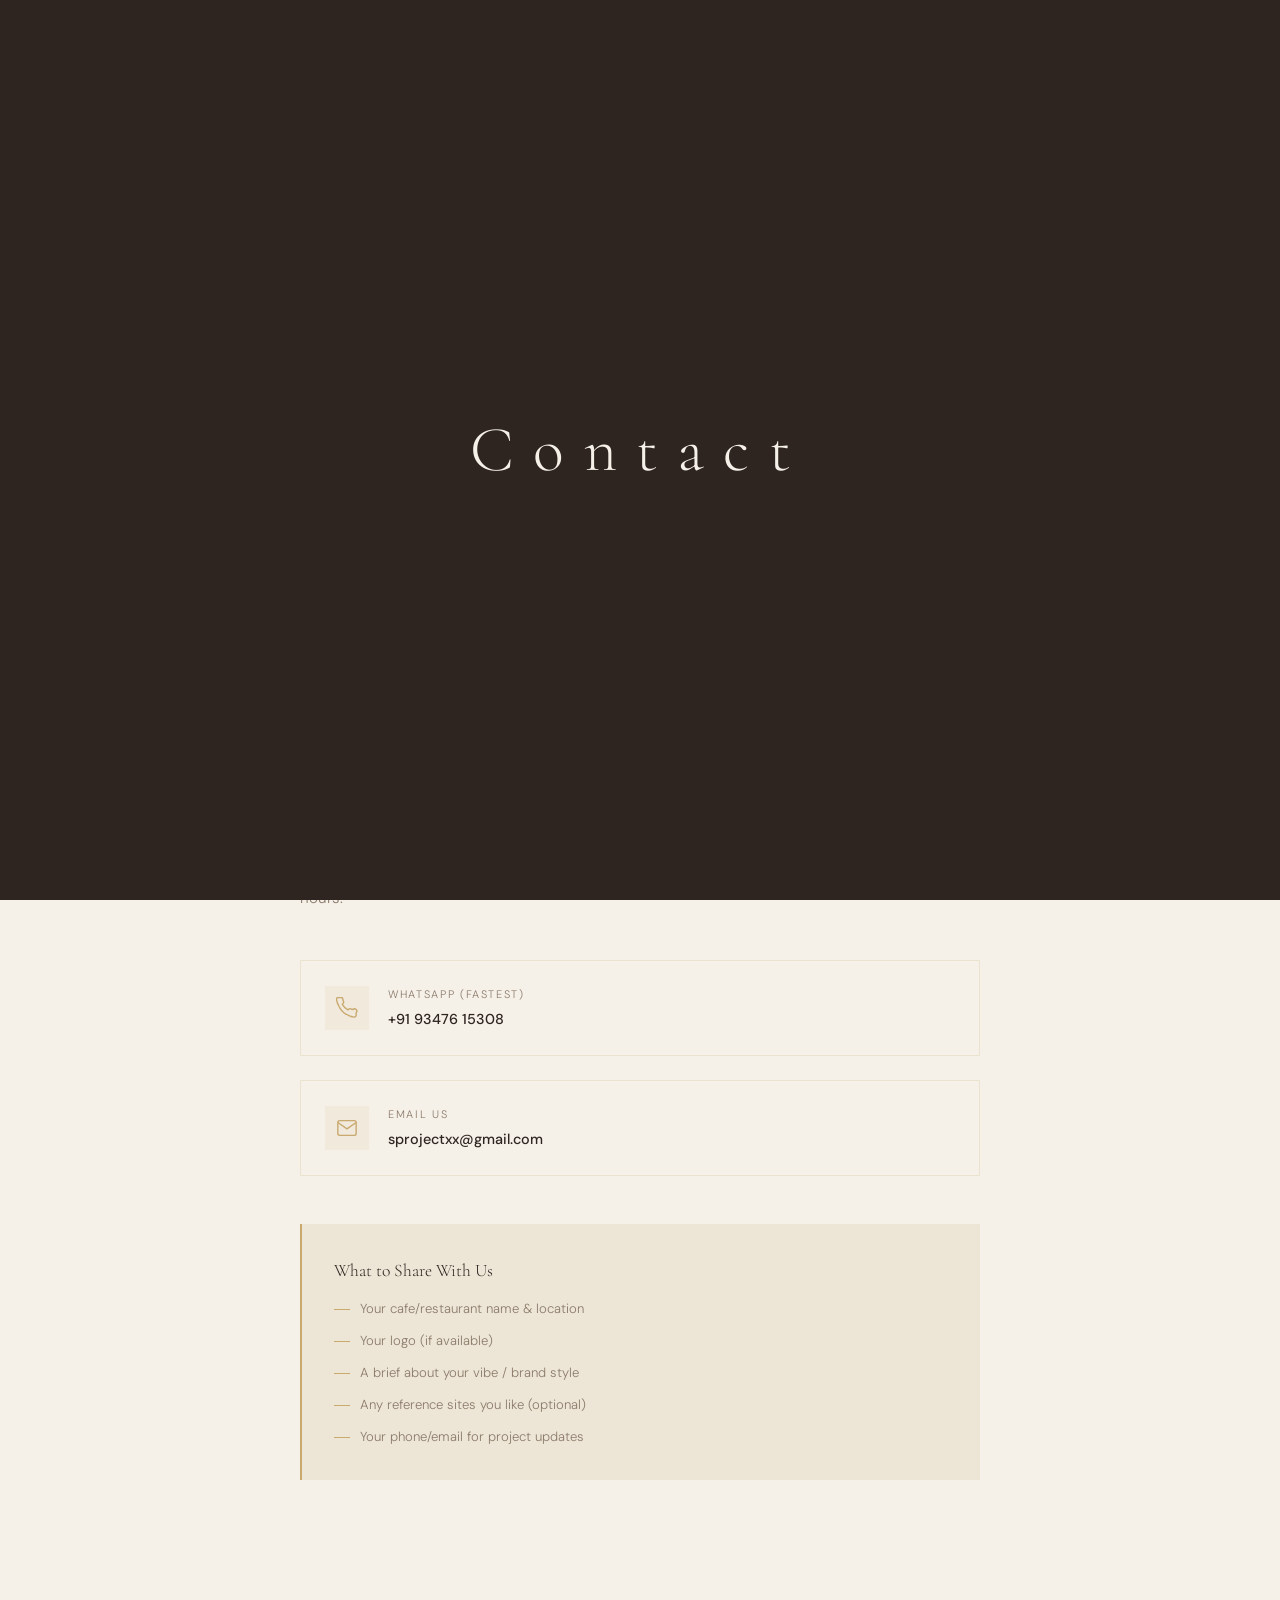
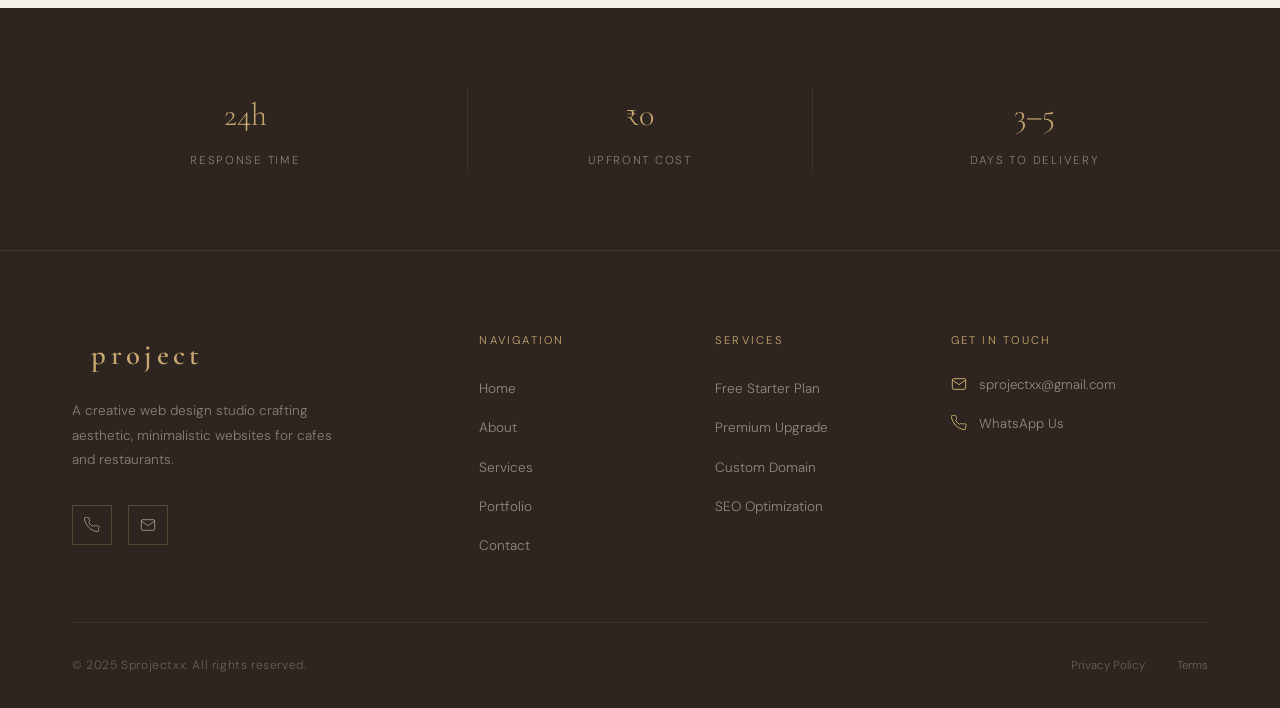
<file: contact.html>
<!DOCTYPE html>
<html lang="en">

<head>
    <meta charset="UTF-8" />
    <meta name="viewport" content="width=device-width, initial-scale=1.0" />
    <title>Contact — Sprojectxx</title>
    <meta name="description"
        content="Get your free cafe website from Sprojectxx. Contact us via WhatsApp or email to start your project today." />
    <link rel="stylesheet" href="style.css" />
    <link rel="icon" type="image/svg+xml"
        href="data:image/svg+xml,<svg xmlns='http://www.w3.org/2000/svg' viewBox='0 0 100 100'><text y='.9em' font-size='90'>☕</text></svg>" />
</head>

<body>

    <div class="loader" id="loader">
        <div class="loader-text">
            <span>C</span><span>o</span><span>n</span><span>t</span><span>a</span><span>c</span><span>t</span>
        </div>
    </div>

    <div class="cursor" id="cursor"></div>
    <div class="cursor-ring" id="cursorRing"></div>

    <nav class="nav scrolled" id="nav">
        <a href="index.html" class="nav-logo">S<span>project</span>xx</a>
        <ul class="nav-links">
            <li><a href="index.html">Home</a></li>
            <li><a href="about.html">About</a></li>
            <li><a href="services.html">Services</a></li>
            <li><a href="portfolio.html">Portfolio</a></li>
            <li><a href="contact.html" class="active">Contact</a></li>
            <li><a href="contact.html" class="nav-cta btn"><span>Get Free Site</span></a></li>
        </ul>
        <button class="hamburger" id="hamburger" aria-label="Menu">
            <span></span><span></span><span></span>
        </button>
    </nav>

    <div class="mobile-menu" id="mobileMenu">
        <a href="index.html">Home</a>
        <a href="about.html">About</a>
        <a href="services.html">Services</a>
        <a href="portfolio.html">Portfolio</a>
        <a href="contact.html">Contact</a>
    </div>

    <!-- Page Hero -->
    <section class="page-hero">
        <div class="container">
            <div class="breadcrumb">
                <a href="index.html">Home</a>
                <span>/</span>
                <span>Contact</span>
            </div>
            <h1 class="heading-xl reveal">
                Let's Build<br>Something <em>Beautiful</em>
            </h1>
            <p class="subtext reveal reveal-delay-1">
                Tell us about your cafe or restaurant and we'll start designing your free website. No commitment, no
                credit card — just great design.
            </p>
        </div>
    </section>

    <!-- Contact Section -->
    <section class="section">
        <div class="container">
            <div style="max-width:680px;margin:0 auto">

                <!-- Contact Info -->
                <div class="contact-info reveal">
                    <div class="label">Get In Touch</div>
                    <h2 class="heading-md">Ready to Start<br>Your <em style="font-style:italic;color:var(--accent)">Free
                            Project?</em></h2>
                    <p class="subtext" style="margin-top:1rem">
                        We're a small, dedicated team — so you'll always be talking to a real person. Reach out through
                        any of these channels and we'll get back to you within 24 hours.
                    </p>

                    <div class="contact-channels" style="margin-top:2.5rem">
                        <a href="https://wa.me/919347615308?text=Hi%20Sprojectxx!%20I%20want%20a%20free%20website%20for%20my%20cafe."
                            class="channel-item" target="_blank" rel="noopener">
                            <div class="channel-icon">
                                <svg xmlns="http://www.w3.org/2000/svg" width="22" height="22" viewBox="0 0 24 24"
                                    fill="none" stroke="currentColor" stroke-width="1.5">
                                    <path
                                        d="M22 16.92v3a2 2 0 01-2.18 2 19.79 19.79 0 01-8.63-3.07A19.5 19.5 0 013.07 9.81 19.79 19.79 0 01.5 2.18 2 2 0 012.5.5h3a2 2 0 012 1.72 12.84 12.84 0 00.7 2.81 2 2 0 01-.45 2.11L6.91 8a16 16 0 006.09 6.09l.75-.75a2 2 0 012.11-.45 12.84 12.84 0 002.81.7A2 2 0 0122 16.92z" />
                                </svg>
                            </div>
                            <div>
                                <div class="channel-label">WhatsApp (Fastest)</div>
                                <div class="channel-value">+91 93476 15308</div>
                            </div>
                        </a>

                        <a href="https://mail.google.com/mail/?view=cm&fs=1&to=sprojectxx@gmail.com&su=Free%20Website%20Request%20for%20My%20Cafe&body=Hi%20Sprojectxx!%0A%0AI%20am%20interested%20in%20getting%20a%20free%20website%20for%20my%20cafe%2Frestaurant.%0A%0AHere%20are%20my%20details%3A%0A%0ACafe%2FRestaurant%20Name%3A%20%0ALocation%3A%20%0AStyle%20%2F%20Vibe%3A%20%0AAnything%20else%3A%20%0A%0ALooking%20forward%20to%20hearing%20from%20you!"
                            class="channel-item" target="_blank" rel="noopener">
                            <div class="channel-icon">
                                <svg xmlns="http://www.w3.org/2000/svg" width="22" height="22" viewBox="0 0 24 24"
                                    fill="none" stroke="currentColor" stroke-width="1.5">
                                    <path
                                        d="M4 4h16c1.1 0 2 .9 2 2v12c0 1.1-.9 2-2 2H4c-1.1 0-2-.9-2-2V6c0-1.1.9-2 2-2z" />
                                    <polyline points="22,6 12,13 2,6" />
                                </svg>
                            </div>
                            <div>
                                <div class="channel-label">Email Us</div>
                                <div class="channel-value">sprojectxx@gmail.com</div>
                            </div>
                        </a>
                    </div>

                    <!-- Quick info -->
                    <div
                        style="margin-top:3rem;padding:2rem;background:var(--warm);border-left:2px solid var(--accent)">
                        <div
                            style="font-family:var(--serif);font-size:1.1rem;color:var(--espresso);margin-bottom:0.75rem">
                            What to Share With Us
                        </div>
                        <ul style="display:flex;flex-direction:column;gap:0.6rem">
                            <li style="display:flex;align-items:center;gap:0.6rem;font-size:0.82rem;color:var(--taupe)">
                                <div style="width:16px;height:1px;background:var(--accent);flex-shrink:0"></div>
                                Your cafe/restaurant name &amp; location
                            </li>
                            <li style="display:flex;align-items:center;gap:0.6rem;font-size:0.82rem;color:var(--taupe)">
                                <div style="width:16px;height:1px;background:var(--accent);flex-shrink:0"></div>
                                Your logo (if available)
                            </li>
                            <li style="display:flex;align-items:center;gap:0.6rem;font-size:0.82rem;color:var(--taupe)">
                                <div style="width:16px;height:1px;background:var(--accent);flex-shrink:0"></div>
                                A brief about your vibe / brand style
                            </li>
                            <li style="display:flex;align-items:center;gap:0.6rem;font-size:0.82rem;color:var(--taupe)">
                                <div style="width:16px;height:1px;background:var(--accent);flex-shrink:0"></div>
                                Any reference sites you like (optional)
                            </li>
                            <li style="display:flex;align-items:center;gap:0.6rem;font-size:0.82rem;color:var(--taupe)">
                                <div style="width:16px;height:1px;background:var(--accent);flex-shrink:0"></div>
                                Your phone/email for project updates
                            </li>
                        </ul>
                    </div>
                </div>

            </div>
        </div>
    </section>

    <!-- Reassurance Strip -->
    <section class="section-sm" style="background:var(--espresso)">
        <div class="container">
            <div style="display:grid;grid-template-columns:repeat(3,1fr);gap:3rem" class="reveal">
                <div style="text-align:center">
                    <div style="font-family:var(--serif);font-size:2rem;color:var(--accent);margin-bottom:0.5rem">24h
                    </div>
                    <div
                        style="font-size:0.72rem;letter-spacing:0.15em;text-transform:uppercase;color:rgba(245,240,232,0.45)">
                        Response Time</div>
                </div>
                <div
                    style="text-align:center;border-left:1px solid rgba(200,169,110,0.15);border-right:1px solid rgba(200,169,110,0.15)">
                    <div style="font-family:var(--serif);font-size:2rem;color:var(--accent);margin-bottom:0.5rem">₹0
                    </div>
                    <div
                        style="font-size:0.72rem;letter-spacing:0.15em;text-transform:uppercase;color:rgba(245,240,232,0.45)">
                        Upfront Cost</div>
                </div>
                <div style="text-align:center">
                    <div style="font-family:var(--serif);font-size:2rem;color:var(--accent);margin-bottom:0.5rem">3–5
                    </div>
                    <div
                        style="font-size:0.72rem;letter-spacing:0.15em;text-transform:uppercase;color:rgba(245,240,232,0.45)">
                        Days to Delivery</div>
                </div>
            </div>
        </div>
    </section>

    <footer class="footer">
        <div class="container">
            <div class="footer-grid">
                <div class="footer-brand">
                    <a href="index.html" class="nav-logo">S<span>project</span>xx</a>
                    <p class="footer-about">A creative web design studio crafting aesthetic, minimalistic websites for
                        cafes and restaurants.</p>
                    <div class="footer-social">
                        <a href="https://wa.me/919347615308?text=Hi%20Sprojectxx!%20I%20want%20a%20free%20website%20for%20my%20cafe."
                            class="social-btn" aria-label="WhatsApp" target="_blank" rel="noopener"><svg
                                xmlns="http://www.w3.org/2000/svg" width="16" height="16" viewBox="0 0 24 24"
                                fill="none" stroke="currentColor" stroke-width="1.5">
                                <path
                                    d="M22 16.92v3a2 2 0 01-2.18 2 19.79 19.79 0 01-8.63-3.07A19.5 19.5 0 013.07 9.81 19.79 19.79 0 01.5 2.18 2 2 0 012.5.5h3a2 2 0 012 1.72 12.84 12.84 0 00.7 2.81 2 2 0 01-.45 2.11L6.91 8a16 16 0 006.09 6.09l.75-.75a2 2 0 012.11-.45 12.84 12.84 0 002.81.7A2 2 0 0122 16.92z" />
                            </svg></a>
                        <a href="https://mail.google.com/mail/?view=cm&fs=1&to=sprojectxx@gmail.com&su=Free%20Website%20Request%20for%20My%20Cafe&body=Hi%20Sprojectxx!%0A%0AI%20am%20interested%20in%20getting%20a%20free%20website%20for%20my%20cafe%2Frestaurant.%0A%0AHere%20are%20my%20details%3A%0A%0ACafe%2FRestaurant%20Name%3A%20%0ALocation%3A%20%0AStyle%20%2F%20Vibe%3A%20%0AAnything%20else%3A%20%0A%0ALooking%20forward%20to%20hearing%20from%20you!" class="social-btn" aria-label="Email" target="_blank" rel="noopener"><svg
                                xmlns="http://www.w3.org/2000/svg" width="16" height="16" viewBox="0 0 24 24"
                                fill="none" stroke="currentColor" stroke-width="1.5">
                                <path d="M4 4h16c1.1 0 2 .9 2 2v12c0 1.1-.9 2-2 2H4c-1.1 0-2-.9-2-2V6c0-1.1.9-2 2-2z" />
                                <polyline points="22,6 12,13 2,6" />
                            </svg></a>
                    </div>
                </div>
                <div>
                    <div class="footer-heading">Navigation</div>
                    <ul class="footer-links">
                        <li><a href="index.html">Home</a></li>
                        <li><a href="about.html">About</a></li>
                        <li><a href="services.html">Services</a></li>
                        <li><a href="portfolio.html">Portfolio</a></li>
                        <li><a href="contact.html">Contact</a></li>
                    </ul>
                </div>
                <div>
                    <div class="footer-heading">Services</div>
                    <ul class="footer-links">
                        <li><a href="services.html">Free Starter Plan</a></li>
                        <li><a href="services.html">Premium Upgrade</a></li>
                        <li><a href="services.html">Custom Domain</a></li>
                        <li><a href="services.html">SEO Optimization</a></li>
                    </ul>
                </div>
                <div>
                    <div class="footer-heading">Get In Touch</div>
                    <a href="https://mail.google.com/mail/?view=cm&fs=1&to=sprojectxx@gmail.com&su=Free%20Website%20Request%20for%20My%20Cafe&body=Hi%20Sprojectxx!%0A%0AI%20am%20interested%20in%20getting%20a%20free%20website%20for%20my%20cafe%2Frestaurant.%0A%0AHere%20are%20my%20details%3A%0A%0ACafe%2FRestaurant%20Name%3A%20%0ALocation%3A%20%0AStyle%20%2F%20Vibe%3A%20%0AAnything%20else%3A%20%0A%0ALooking%20forward%20to%20hearing%20from%20you!" class="footer-contact-item" target="_blank" rel="noopener"><svg
                            xmlns="http://www.w3.org/2000/svg" viewBox="0 0 24 24" fill="none" stroke="currentColor"
                            stroke-width="1.5">
                            <path d="M4 4h16c1.1 0 2 .9 2 2v12c0 1.1-.9 2-2 2H4c-1.1 0-2-.9-2-2V6c0-1.1.9-2 2-2z" />
                            <polyline points="22,6 12,13 2,6" />
                        </svg>sprojectxx@gmail.com</a>
                    <a href="https://wa.me/919347615308?text=Hi%20Sprojectxx!%20I%20want%20a%20free%20website%20for%20my%20cafe."
                        class="footer-contact-item" target="_blank" rel="noopener"><svg
                            xmlns="http://www.w3.org/2000/svg" viewBox="0 0 24 24" fill="none" stroke="currentColor"
                            stroke-width="1.5">
                            <path
                                d="M22 16.92v3a2 2 0 01-2.18 2 19.79 19.79 0 01-8.63-3.07A19.5 19.5 0 013.07 9.81 19.79 19.79 0 01.5 2.18 2 2 0 012.5.5h3a2 2 0 012 1.72 12.84 12.84 0 00.7 2.81 2 2 0 01-.45 2.11L6.91 8a16 16 0 006.09 6.09l.75-.75a2 2 0 012.11-.45 12.84 12.84 0 002.81.7A2 2 0 0122 16.92z" />
                        </svg>WhatsApp Us</a>
                </div>
            </div>
            <div class="footer-bottom">
                <p class="footer-copy">© 2025 Sprojectxx. All rights reserved.</p>
                <div class="footer-legal"><a href="#">Privacy Policy</a><a href="#">Terms</a></div>
            </div>
        </div>
    </footer>

    <script src="script.js"></script>
</body>

</html>
</file>
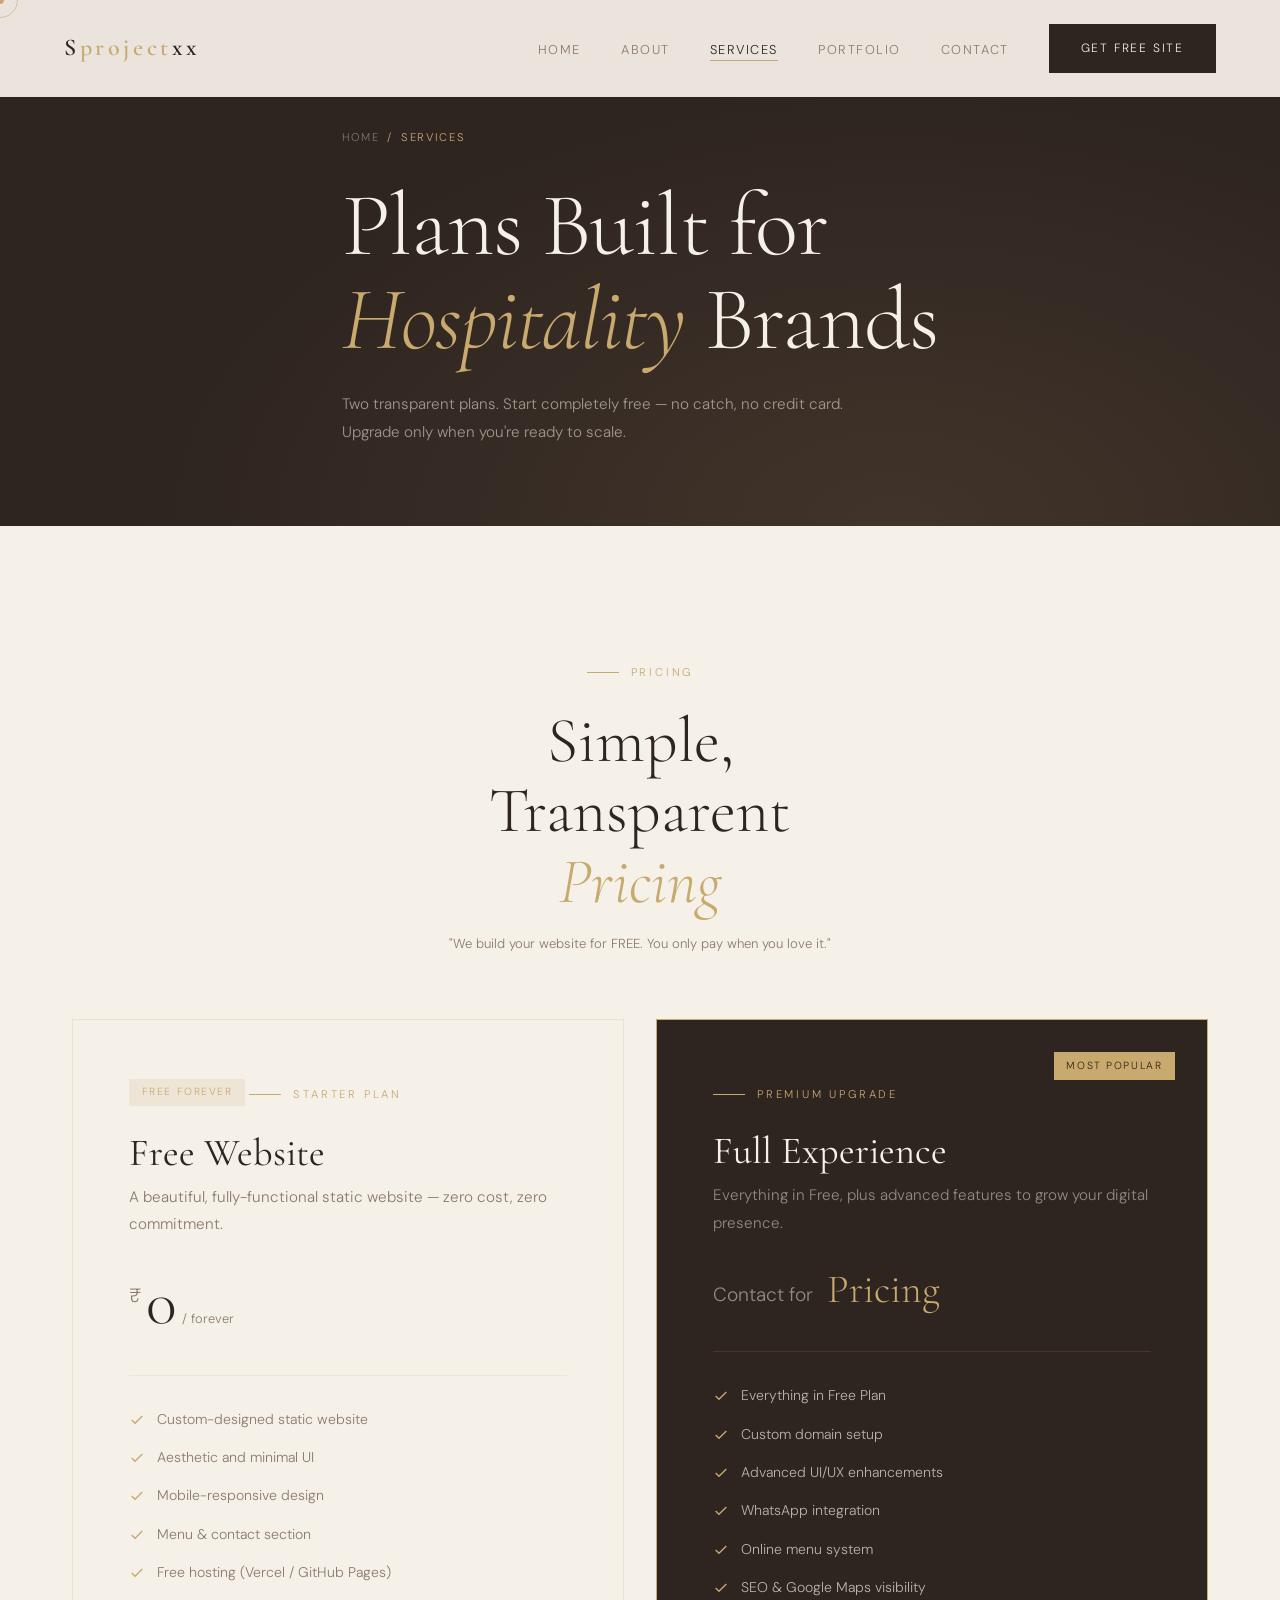
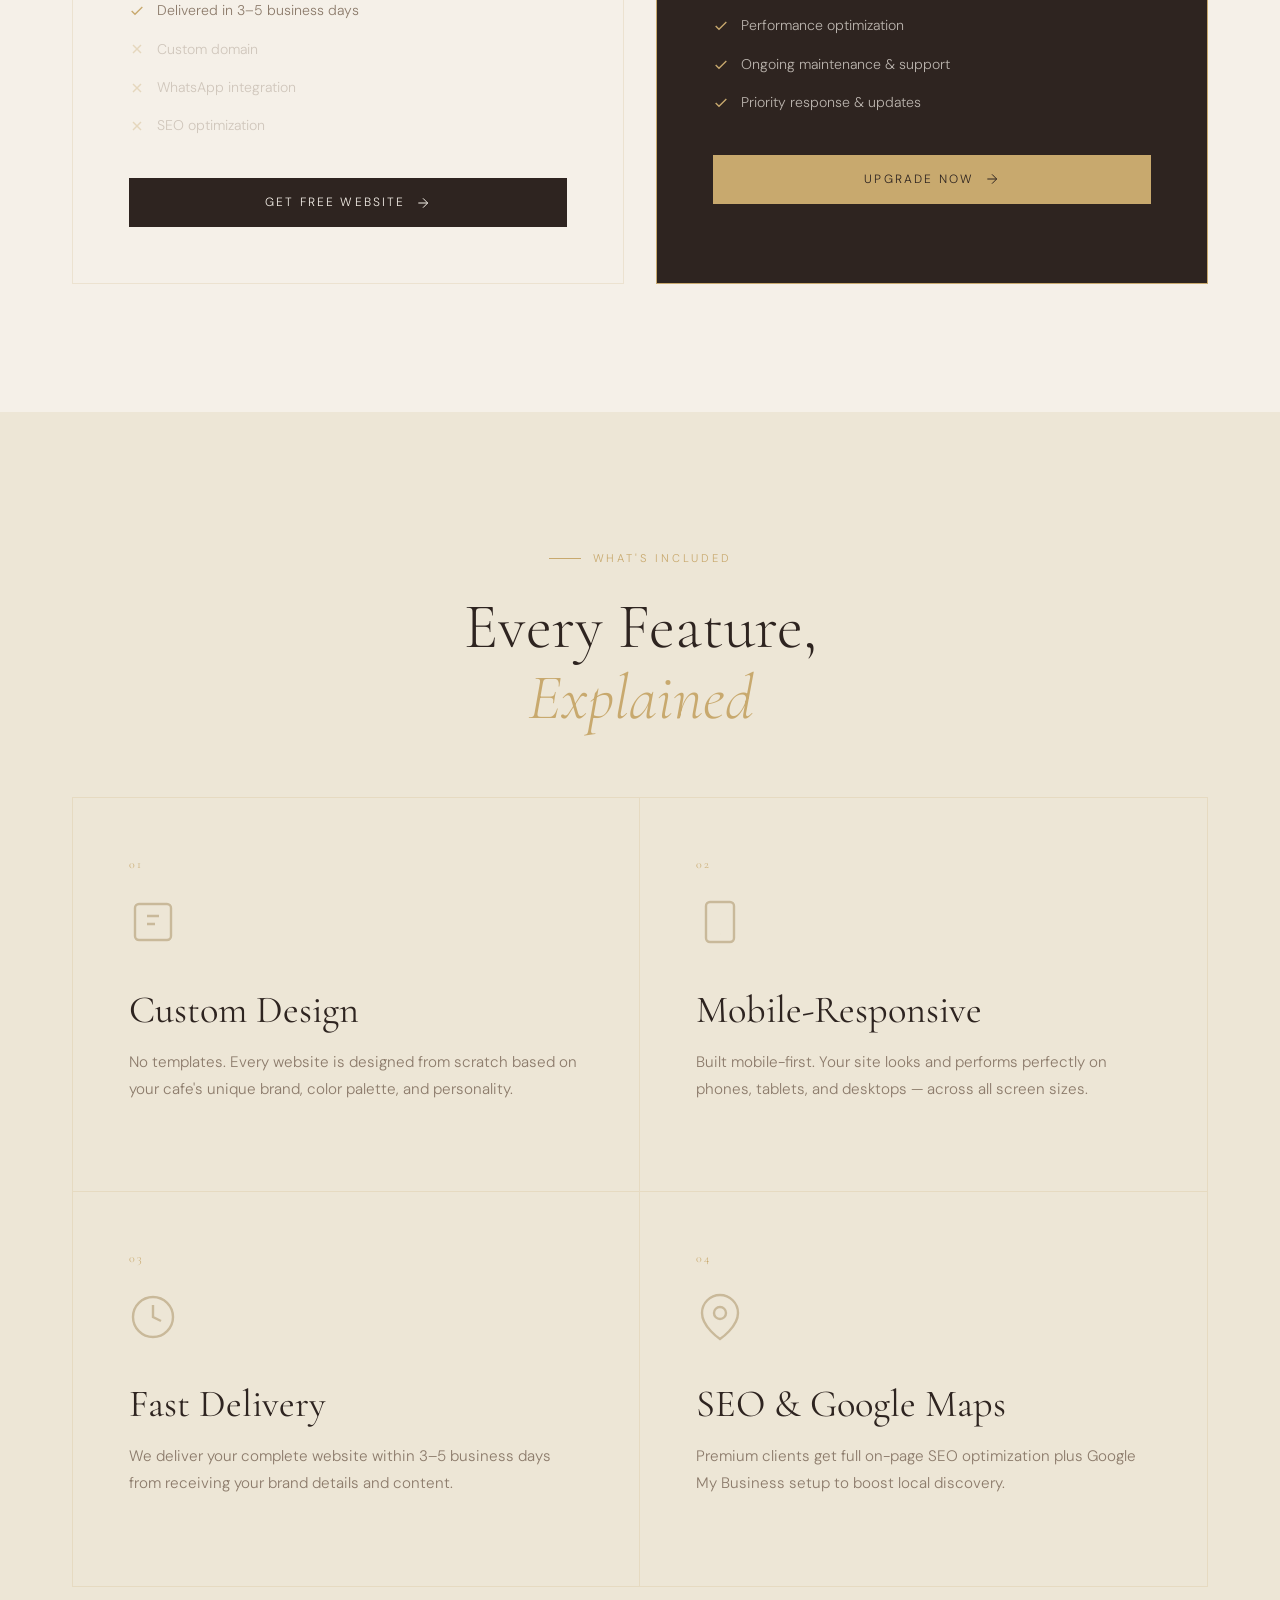
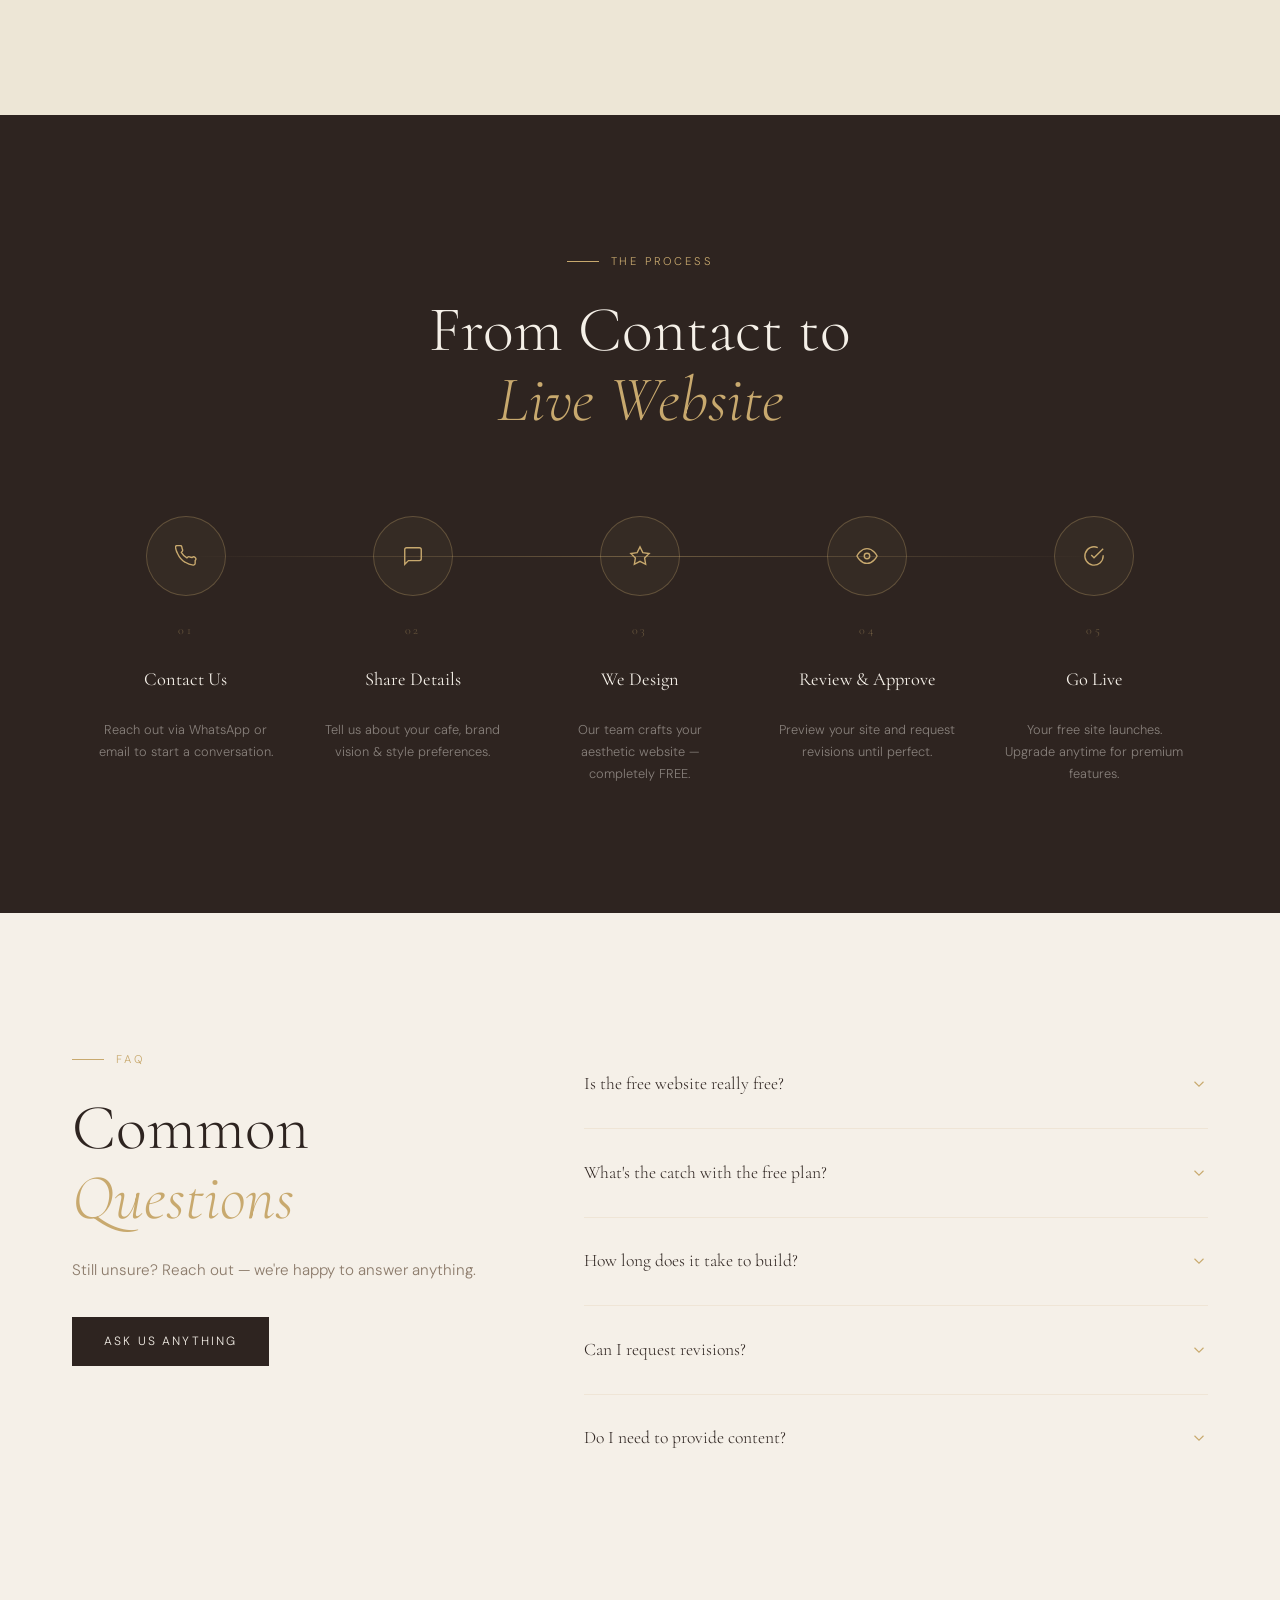
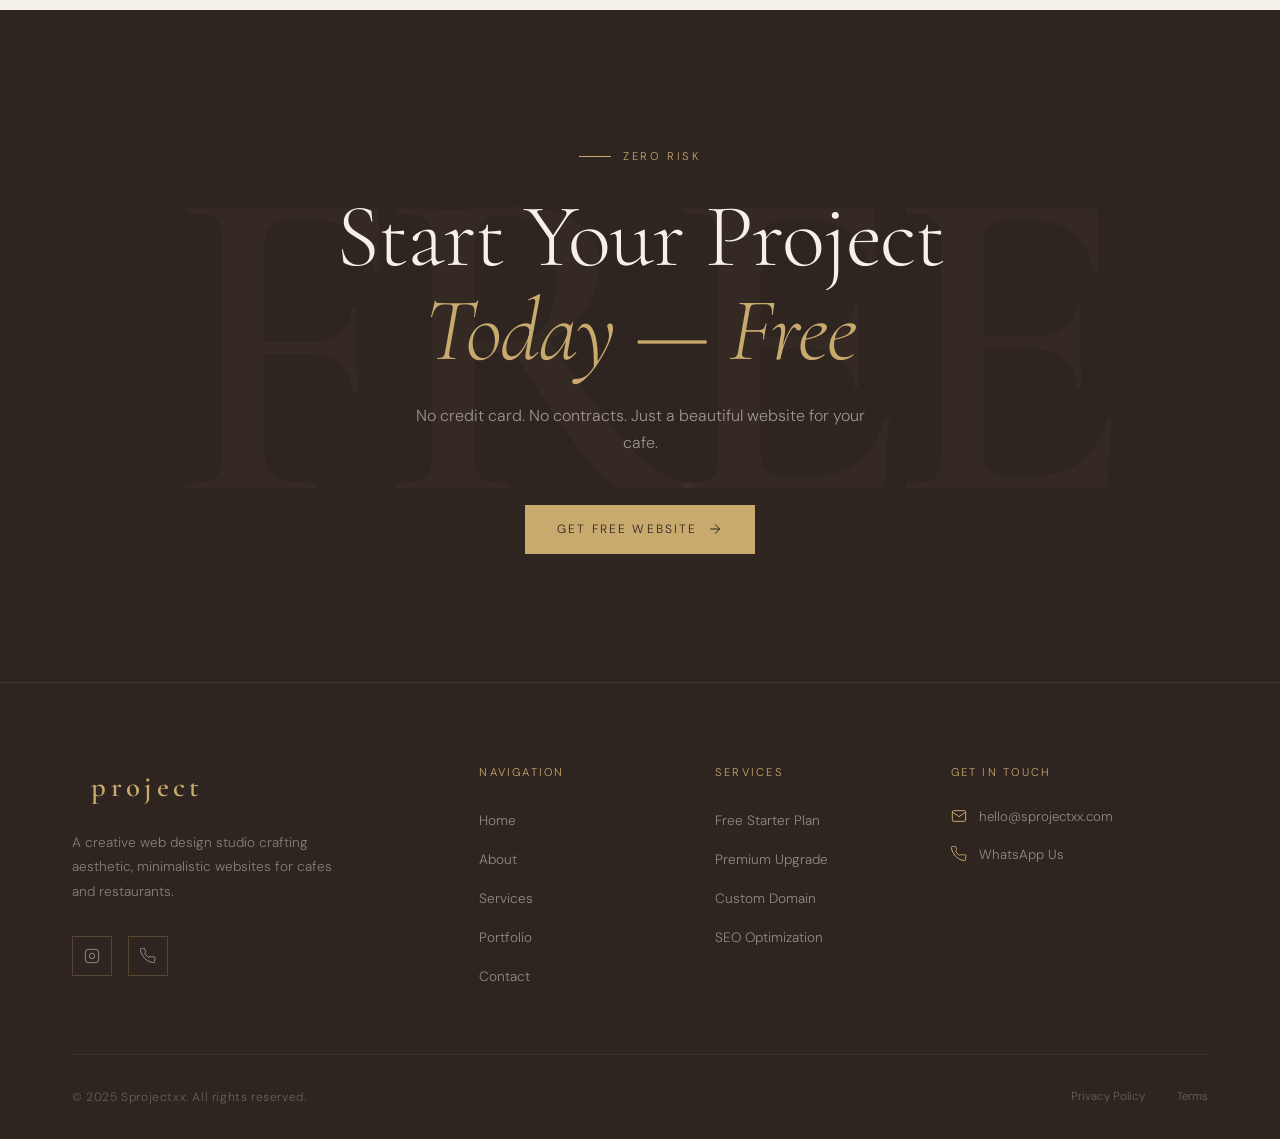
<file: services.html>
<!DOCTYPE html>
<html lang="en">

<head>
    <meta charset="UTF-8" />
    <meta name="viewport" content="width=device-width, initial-scale=1.0" />
    <title>Services — Sprojectxx</title>
    <meta name="description"
        content="Sprojectxx offers a free starter website and a premium upgrade plan for cafes and restaurants. Start free, grow when ready." />
    <link rel="stylesheet" href="style.css" />
    <link rel="icon" type="image/svg+xml"
        href="data:image/svg+xml,<svg xmlns='http://www.w3.org/2000/svg' viewBox='0 0 100 100'><text y='.9em' font-size='90'>☕</text></svg>" />
</head>

<body>

    <div class="loader" id="loader">
        <div class="loader-text">
            <span>S</span><span>e</span><span>r</span><span>v</span><span>i</span><span>c</span><span>e</span><span>s</span>
        </div>
    </div>

    <div class="cursor" id="cursor"></div>
    <div class="cursor-ring" id="cursorRing"></div>

    <nav class="nav scrolled" id="nav">
        <a href="index.html" class="nav-logo">S<span>project</span>xx</a>
        <ul class="nav-links">
            <li><a href="index.html">Home</a></li>
            <li><a href="about.html">About</a></li>
            <li><a href="services.html" class="active">Services</a></li>
            <li><a href="portfolio.html">Portfolio</a></li>
            <li><a href="contact.html">Contact</a></li>
            <li><a href="contact.html" class="nav-cta btn"><span>Get Free Site</span></a></li>
        </ul>
        <button class="hamburger" id="hamburger" aria-label="Menu">
            <span></span><span></span><span></span>
        </button>
    </nav>

    <div class="mobile-menu" id="mobileMenu">
        <a href="index.html">Home</a>
        <a href="about.html">About</a>
        <a href="services.html">Services</a>
        <a href="portfolio.html">Portfolio</a>
        <a href="contact.html">Contact</a>
    </div>

    <!-- Page Hero -->
    <section class="page-hero">
        <div class="container">
            <div class="breadcrumb">
                <a href="index.html">Home</a>
                <span>/</span>
                <span>Services</span>
            </div>
            <h1 class="heading-xl reveal">
                Plans Built for<br><em>Hospitality</em> Brands
            </h1>
            <p class="subtext reveal reveal-delay-1">
                Two transparent plans. Start completely free — no catch, no credit card. Upgrade only when you're ready
                to scale.
            </p>
        </div>
    </section>

    <!-- Pricing Plans -->
    <section class="section">
        <div class="container">
            <div class="reveal" style="text-align:center;max-width:500px;margin:0 auto 1rem">
                <div class="label" style="justify-content:center">Pricing</div>
                <h2 class="heading-lg">Simple, Transparent<br><em
                        style="font-style:italic;color:var(--accent)">Pricing</em></h2>
            </div>
            <p style="text-align:center;font-size:0.82rem;color:var(--taupe);margin-bottom:4rem" class="reveal">"We
                build your website for FREE. You only pay when you love it."</p>

            <div class="pricing-grid reveal">
                <!-- Free Plan -->
                <div class="pricing-card">
                    <div class="service-badge">Free Forever</div>
                    <div class="label">Starter Plan</div>
                    <h3 class="heading-md">Free Website</h3>
                    <p class="subtext" style="margin-top:0.5rem">A beautiful, fully-functional static website — zero
                        cost, zero commitment.</p>
                    <div class="price">
                        <span class="price-currency">₹</span>
                        <span class="price-amount">0</span>
                        <span class="price-period">/ forever</span>
                    </div>
                    <ul class="pricing-features">
                        <li class="pricing-feat-item">
                            <svg xmlns="http://www.w3.org/2000/svg" viewBox="0 0 24 24" fill="none"
                                stroke="currentColor" stroke-width="2">
                                <polyline points="20 6 9 17 4 12" />
                            </svg>
                            Custom-designed static website
                        </li>
                        <li class="pricing-feat-item">
                            <svg xmlns="http://www.w3.org/2000/svg" viewBox="0 0 24 24" fill="none"
                                stroke="currentColor" stroke-width="2">
                                <polyline points="20 6 9 17 4 12" />
                            </svg>
                            Aesthetic and minimal UI
                        </li>
                        <li class="pricing-feat-item">
                            <svg xmlns="http://www.w3.org/2000/svg" viewBox="0 0 24 24" fill="none"
                                stroke="currentColor" stroke-width="2">
                                <polyline points="20 6 9 17 4 12" />
                            </svg>
                            Mobile-responsive design
                        </li>
                        <li class="pricing-feat-item">
                            <svg xmlns="http://www.w3.org/2000/svg" viewBox="0 0 24 24" fill="none"
                                stroke="currentColor" stroke-width="2">
                                <polyline points="20 6 9 17 4 12" />
                            </svg>
                            Menu &amp; contact section
                        </li>
                        <li class="pricing-feat-item">
                            <svg xmlns="http://www.w3.org/2000/svg" viewBox="0 0 24 24" fill="none"
                                stroke="currentColor" stroke-width="2">
                                <polyline points="20 6 9 17 4 12" />
                            </svg>
                            Free hosting (Vercel / GitHub Pages)
                        </li>
                        <li class="pricing-feat-item">
                            <svg xmlns="http://www.w3.org/2000/svg" viewBox="0 0 24 24" fill="none"
                                stroke="currentColor" stroke-width="2">
                                <polyline points="20 6 9 17 4 12" />
                            </svg>
                            Delivered in 3–5 business days
                        </li>
                        <li class="pricing-feat-item" style="opacity:0.35">
                            <svg xmlns="http://www.w3.org/2000/svg" viewBox="0 0 24 24" fill="none"
                                stroke="currentColor" stroke-width="2">
                                <line x1="18" y1="6" x2="6" y2="18" />
                                <line x1="6" y1="6" x2="18" y2="18" />
                            </svg>
                            Custom domain
                        </li>
                        <li class="pricing-feat-item" style="opacity:0.35">
                            <svg xmlns="http://www.w3.org/2000/svg" viewBox="0 0 24 24" fill="none"
                                stroke="currentColor" stroke-width="2">
                                <line x1="18" y1="6" x2="6" y2="18" />
                                <line x1="6" y1="6" x2="18" y2="18" />
                            </svg>
                            WhatsApp integration
                        </li>
                        <li class="pricing-feat-item" style="opacity:0.35">
                            <svg xmlns="http://www.w3.org/2000/svg" viewBox="0 0 24 24" fill="none"
                                stroke="currentColor" stroke-width="2">
                                <line x1="18" y1="6" x2="6" y2="18" />
                                <line x1="6" y1="6" x2="18" y2="18" />
                            </svg>
                            SEO optimization
                        </li>
                    </ul>
                    <a href="contact.html" class="btn btn-dark" style="width:100%;justify-content:center">
                        <span>Get Free Website</span>
                        <svg xmlns="http://www.w3.org/2000/svg" width="16" height="16" viewBox="0 0 24 24" fill="none"
                            stroke="currentColor" stroke-width="1.5">
                            <path d="M5 12h14M12 5l7 7-7 7" />
                        </svg>
                    </a>
                </div>

                <!-- Premium Plan -->
                <div class="pricing-card featured">
                    <div class="pricing-badge">Most Popular</div>
                    <div class="label">Premium Upgrade</div>
                    <h3 class="heading-md" style="color:var(--cream)">Full Experience</h3>
                    <p class="subtext" style="color:rgba(245,240,232,0.5);margin-top:0.5rem">Everything in Free, plus
                        advanced features to grow your digital presence.</p>
                    <div class="price">
                        <span class="price-currency" style="color:rgba(245,240,232,0.5)">Contact for</span>
                        &nbsp;
                        <span class="price-amount" style="color:var(--accent);font-size:2.5rem">Pricing</span>
                    </div>
                    <ul class="pricing-features">
                        <li class="pricing-feat-item" style="color:rgba(245,240,232,0.7)">
                            <svg xmlns="http://www.w3.org/2000/svg" viewBox="0 0 24 24" fill="none"
                                stroke="currentColor" stroke-width="2">
                                <polyline points="20 6 9 17 4 12" />
                            </svg>
                            Everything in Free Plan
                        </li>
                        <li class="pricing-feat-item" style="color:rgba(245,240,232,0.7)">
                            <svg xmlns="http://www.w3.org/2000/svg" viewBox="0 0 24 24" fill="none"
                                stroke="currentColor" stroke-width="2">
                                <polyline points="20 6 9 17 4 12" />
                            </svg>
                            Custom domain setup
                        </li>
                        <li class="pricing-feat-item" style="color:rgba(245,240,232,0.7)">
                            <svg xmlns="http://www.w3.org/2000/svg" viewBox="0 0 24 24" fill="none"
                                stroke="currentColor" stroke-width="2">
                                <polyline points="20 6 9 17 4 12" />
                            </svg>
                            Advanced UI/UX enhancements
                        </li>
                        <li class="pricing-feat-item" style="color:rgba(245,240,232,0.7)">
                            <svg xmlns="http://www.w3.org/2000/svg" viewBox="0 0 24 24" fill="none"
                                stroke="currentColor" stroke-width="2">
                                <polyline points="20 6 9 17 4 12" />
                            </svg>
                            WhatsApp integration
                        </li>
                        <li class="pricing-feat-item" style="color:rgba(245,240,232,0.7)">
                            <svg xmlns="http://www.w3.org/2000/svg" viewBox="0 0 24 24" fill="none"
                                stroke="currentColor" stroke-width="2">
                                <polyline points="20 6 9 17 4 12" />
                            </svg>
                            Online menu system
                        </li>
                        <li class="pricing-feat-item" style="color:rgba(245,240,232,0.7)">
                            <svg xmlns="http://www.w3.org/2000/svg" viewBox="0 0 24 24" fill="none"
                                stroke="currentColor" stroke-width="2">
                                <polyline points="20 6 9 17 4 12" />
                            </svg>
                            SEO &amp; Google Maps visibility
                        </li>
                        <li class="pricing-feat-item" style="color:rgba(245,240,232,0.7)">
                            <svg xmlns="http://www.w3.org/2000/svg" viewBox="0 0 24 24" fill="none"
                                stroke="currentColor" stroke-width="2">
                                <polyline points="20 6 9 17 4 12" />
                            </svg>
                            Performance optimization
                        </li>
                        <li class="pricing-feat-item" style="color:rgba(245,240,232,0.7)">
                            <svg xmlns="http://www.w3.org/2000/svg" viewBox="0 0 24 24" fill="none"
                                stroke="currentColor" stroke-width="2">
                                <polyline points="20 6 9 17 4 12" />
                            </svg>
                            Ongoing maintenance &amp; support
                        </li>
                        <li class="pricing-feat-item" style="color:rgba(245,240,232,0.7)">
                            <svg xmlns="http://www.w3.org/2000/svg" viewBox="0 0 24 24" fill="none"
                                stroke="currentColor" stroke-width="2">
                                <polyline points="20 6 9 17 4 12" />
                            </svg>
                            Priority response &amp; updates
                        </li>
                    </ul>
                    <a href="contact.html" class="btn btn-accent" style="width:100%;justify-content:center">
                        <span>Upgrade Now</span>
                        <svg xmlns="http://www.w3.org/2000/svg" width="16" height="16" viewBox="0 0 24 24" fill="none"
                            stroke="currentColor" stroke-width="1.5">
                            <path d="M5 12h14M12 5l7 7-7 7" />
                        </svg>
                    </a>
                </div>
            </div>
        </div>
    </section>

    <!-- Features Breakdown -->
    <section class="section" style="background:var(--warm)">
        <div class="container">
            <div class="reveal" style="text-align:center;max-width:500px;margin:0 auto">
                <div class="label" style="justify-content:center">What's Included</div>
                <h2 class="heading-lg">Every Feature,<br><em
                        style="font-style:italic;color:var(--accent)">Explained</em></h2>
            </div>

            <div class="services-grid reveal" style="margin-top:4rem">
                <div class="service-card">
                    <div class="service-num">01</div>
                    <svg class="service-icon" xmlns="http://www.w3.org/2000/svg" viewBox="0 0 24 24" fill="none"
                        stroke="currentColor" stroke-width="1.2">
                        <rect x="3" y="3" width="18" height="18" rx="2" />
                        <path d="M9 9h6M9 13h4" />
                    </svg>
                    <h3 class="heading-md">Custom Design</h3>
                    <p class="subtext">No templates. Every website is designed from scratch based on your cafe's unique
                        brand, color palette, and personality.</p>
                </div>
                <div class="service-card">
                    <div class="service-num">02</div>
                    <svg class="service-icon" xmlns="http://www.w3.org/2000/svg" viewBox="0 0 24 24" fill="none"
                        stroke="currentColor" stroke-width="1.2">
                        <rect x="5" y="2" width="14" height="20" rx="2" ry="2" />
                        <line x1="12" y1="18" x2="12.01" y2="18" />
                    </svg>
                    <h3 class="heading-md">Mobile-Responsive</h3>
                    <p class="subtext">Built mobile-first. Your site looks and performs perfectly on phones, tablets,
                        and desktops — across all screen sizes.</p>
                </div>
                <div class="service-card">
                    <div class="service-num">03</div>
                    <svg class="service-icon" xmlns="http://www.w3.org/2000/svg" viewBox="0 0 24 24" fill="none"
                        stroke="currentColor" stroke-width="1.2">
                        <circle cx="12" cy="12" r="10" />
                        <polyline points="12 6 12 12 16 14" />
                    </svg>
                    <h3 class="heading-md">Fast Delivery</h3>
                    <p class="subtext">We deliver your complete website within 3–5 business days from receiving your
                        brand details and content.</p>
                </div>
                <div class="service-card">
                    <div class="service-num">04</div>
                    <svg class="service-icon" xmlns="http://www.w3.org/2000/svg" viewBox="0 0 24 24" fill="none"
                        stroke="currentColor" stroke-width="1.2">
                        <path d="M21 10c0 7-9 13-9 13s-9-6-9-13a9 9 0 0118 0z" />
                        <circle cx="12" cy="10" r="3" />
                    </svg>
                    <h3 class="heading-md">SEO &amp; Google Maps</h3>
                    <p class="subtext">Premium clients get full on-page SEO optimization plus Google My Business setup
                        to boost local discovery.</p>
                </div>
            </div>
        </div>
    </section>

    <!-- How It Works -->
    <section class="section how-bg">
        <div class="container">
            <div class="reveal" style="text-align:center;max-width:600px;margin:0 auto">
                <div class="label" style="justify-content:center">The Process</div>
                <h2 class="heading-lg" style="color:var(--cream)">From Contact to<br><em
                        style="color:var(--accent);font-style:italic">Live Website</em></h2>
            </div>

            <div class="steps-row reveal reveal-delay-1">
                <div class="step">
                    <div class="step-icon"><svg xmlns="http://www.w3.org/2000/svg" viewBox="0 0 24 24" fill="none"
                            stroke="currentColor" stroke-width="1.5">
                            <path
                                d="M22 16.92v3a2 2 0 01-2.18 2 19.79 19.79 0 01-8.63-3.07A19.5 19.5 0 013.07 9.81 19.79 19.79 0 01.5 2.18 2 2 0 012.5.5h3a2 2 0 012 1.72 12.84 12.84 0 00.7 2.81 2 2 0 01-.45 2.11L6.91 8a16 16 0 006.09 6.09l.75-.75a2 2 0 012.11-.45 12.84 12.84 0 002.81.7A2 2 0 0122 16.92z" />
                        </svg></div>
                    <div class="step-num">01</div>
                    <div class="step-title">Contact Us</div>
                    <div class="step-desc">Reach out via WhatsApp or email to start a conversation.</div>
                </div>
                <div class="step">
                    <div class="step-icon"><svg xmlns="http://www.w3.org/2000/svg" viewBox="0 0 24 24" fill="none"
                            stroke="currentColor" stroke-width="1.5">
                            <path d="M21 15a2 2 0 01-2 2H7l-4 4V5a2 2 0 012-2h14a2 2 0 012 2z" />
                        </svg></div>
                    <div class="step-num">02</div>
                    <div class="step-title">Share Details</div>
                    <div class="step-desc">Tell us about your cafe, brand vision &amp; style preferences.</div>
                </div>
                <div class="step">
                    <div class="step-icon"><svg xmlns="http://www.w3.org/2000/svg" viewBox="0 0 24 24" fill="none"
                            stroke="currentColor" stroke-width="1.5">
                            <path
                                d="M12 2l3.09 6.26L22 9.27l-5 4.87 1.18 6.88L12 17.77l-6.18 3.25L7 14.14 2 9.27l6.91-1.01L12 2z" />
                        </svg></div>
                    <div class="step-num">03</div>
                    <div class="step-title">We Design</div>
                    <div class="step-desc">Our team crafts your aesthetic website — completely FREE.</div>
                </div>
                <div class="step">
                    <div class="step-icon"><svg xmlns="http://www.w3.org/2000/svg" viewBox="0 0 24 24" fill="none"
                            stroke="currentColor" stroke-width="1.5">
                            <path d="M1 12s4-8 11-8 11 8 11 8-4 8-11 8-11-8-11-8z" />
                            <circle cx="12" cy="12" r="3" />
                        </svg></div>
                    <div class="step-num">04</div>
                    <div class="step-title">Review &amp; Approve</div>
                    <div class="step-desc">Preview your site and request revisions until perfect.</div>
                </div>
                <div class="step">
                    <div class="step-icon"><svg xmlns="http://www.w3.org/2000/svg" viewBox="0 0 24 24" fill="none"
                            stroke="currentColor" stroke-width="1.5">
                            <path d="M22 11.08V12a10 10 0 11-5.93-9.14" />
                            <polyline points="22 4 12 14.01 9 11.01" />
                        </svg></div>
                    <div class="step-num">05</div>
                    <div class="step-title">Go Live</div>
                    <div class="step-desc">Your free site launches. Upgrade anytime for premium features.</div>
                </div>
            </div>
        </div>
    </section>

    <!-- FAQ -->
    <section class="section">
        <div class="container">
            <div style="display:grid;grid-template-columns:1fr 1.5fr;gap:6rem;align-items:start">
                <div class="reveal">
                    <div class="label">FAQ</div>
                    <h2 class="heading-lg">Common<br><em style="font-style:italic;color:var(--accent)">Questions</em>
                    </h2>
                    <p class="subtext" style="margin-top:1.5rem">Still unsure? Reach out — we're happy to answer
                        anything.</p>
                    <a href="contact.html" class="btn btn-dark" style="margin-top:2rem">
                        <span>Ask Us Anything</span>
                    </a>
                </div>
                <div class="reveal reveal-delay-2">
                    <div id="faqList">
                        <div class="faq-item" style="border-bottom:1px solid rgba(200,169,110,0.15);padding:1.8rem 0">
                            <div class="faq-q"
                                style="font-family:var(--serif);font-size:1.1rem;color:var(--espresso);cursor:pointer;display:flex;justify-content:space-between;align-items:center">
                                Is the free website really free?
                                <svg width="18" height="18" xmlns="http://www.w3.org/2000/svg" viewBox="0 0 24 24"
                                    fill="none" stroke="var(--accent)" stroke-width="1.5">
                                    <polyline points="6 9 12 15 18 9" />
                                </svg>
                            </div>
                            <div class="faq-a"
                                style="font-size:0.85rem;color:var(--taupe);margin-top:1rem;line-height:1.8;display:none">
                                Yes, 100% free. We design and deliver a custom static website at no charge. The only
                                thing you need to provide is your brand details and content.
                            </div>
                        </div>
                        <div class="faq-item" style="border-bottom:1px solid rgba(200,169,110,0.15);padding:1.8rem 0">
                            <div class="faq-q"
                                style="font-family:var(--serif);font-size:1.1rem;color:var(--espresso);cursor:pointer;display:flex;justify-content:space-between;align-items:center">
                                What's the catch with the free plan?
                                <svg width="18" height="18" xmlns="http://www.w3.org/2000/svg" viewBox="0 0 24 24"
                                    fill="none" stroke="var(--accent)" stroke-width="1.5">
                                    <polyline points="6 9 12 15 18 9" />
                                </svg>
                            </div>
                            <div class="faq-a"
                                style="font-size:0.85rem;color:var(--taupe);margin-top:1rem;line-height:1.8;display:none">
                                There's no catch. The free website will be hosted on a Vercel subdomain (e.g.
                                yourcafe.vercel.app). If you want your own custom domain and advanced features, that's
                                the premium upgrade.
                            </div>
                        </div>
                        <div class="faq-item" style="border-bottom:1px solid rgba(200,169,110,0.15);padding:1.8rem 0">
                            <div class="faq-q"
                                style="font-family:var(--serif);font-size:1.1rem;color:var(--espresso);cursor:pointer;display:flex;justify-content:space-between;align-items:center">
                                How long does it take to build?
                                <svg width="18" height="18" xmlns="http://www.w3.org/2000/svg" viewBox="0 0 24 24"
                                    fill="none" stroke="var(--accent)" stroke-width="1.5">
                                    <polyline points="6 9 12 15 18 9" />
                                </svg>
                            </div>
                            <div class="faq-a"
                                style="font-size:0.85rem;color:var(--taupe);margin-top:1rem;line-height:1.8;display:none">
                                We deliver your website in 3–5 business days from receiving your complete brand details,
                                logo, and any content you want included.
                            </div>
                        </div>
                        <div class="faq-item" style="border-bottom:1px solid rgba(200,169,110,0.15);padding:1.8rem 0">
                            <div class="faq-q"
                                style="font-family:var(--serif);font-size:1.1rem;color:var(--espresso);cursor:pointer;display:flex;justify-content:space-between;align-items:center">
                                Can I request revisions?
                                <svg width="18" height="18" xmlns="http://www.w3.org/2000/svg" viewBox="0 0 24 24"
                                    fill="none" stroke="var(--accent)" stroke-width="1.5">
                                    <polyline points="6 9 12 15 18 9" />
                                </svg>
                            </div>
                            <div class="faq-a"
                                style="font-size:0.85rem;color:var(--taupe);margin-top:1rem;line-height:1.8;display:none">
                                Yes. We offer up to 2 rounds of revisions on the free plan and unlimited revisions on
                                the premium plan. Your satisfaction is our priority.
                            </div>
                        </div>
                        <div class="faq-item" style="padding:1.8rem 0">
                            <div class="faq-q"
                                style="font-family:var(--serif);font-size:1.1rem;color:var(--espresso);cursor:pointer;display:flex;justify-content:space-between;align-items:center">
                                Do I need to provide content?
                                <svg width="18" height="18" xmlns="http://www.w3.org/2000/svg" viewBox="0 0 24 24"
                                    fill="none" stroke="var(--accent)" stroke-width="1.5">
                                    <polyline points="6 9 12 15 18 9" />
                                </svg>
                            </div>
                            <div class="faq-a"
                                style="font-size:0.85rem;color:var(--taupe);margin-top:1rem;line-height:1.8;display:none">
                                Ideally yes — your logo, images, menu, and a short description. But if you don't have
                                these, we can work with placeholder content and update later.
                            </div>
                        </div>
                    </div>
                </div>
            </div>
        </div>
    </section>

    <!-- CTA -->
    <section class="cta-banner">
        <div class="container">
            <div class="reveal">
                <div class="label" style="justify-content:center">Zero Risk</div>
                <h2 class="heading-xl">
                    Start Your Project<br>
                    <em>Today — Free</em>
                </h2>
                <p class="cta-sub">No credit card. No contracts. Just a beautiful website for your cafe.</p>
                <div class="cta-actions">
                    <a href="contact.html" class="btn btn-accent">
                        <span>Get Free Website</span>
                        <svg xmlns="http://www.w3.org/2000/svg" width="16" height="16" viewBox="0 0 24 24" fill="none"
                            stroke="currentColor" stroke-width="1.5">
                            <path d="M5 12h14M12 5l7 7-7 7" />
                        </svg>
                    </a>
                </div>
            </div>
        </div>
    </section>

    <footer class="footer">
        <div class="container">
            <div class="footer-grid">
                <div class="footer-brand">
                    <a href="index.html" class="nav-logo">S<span>project</span>xx</a>
                    <p class="footer-about">A creative web design studio crafting aesthetic, minimalistic websites for
                        cafes and restaurants.</p>
                    <div class="footer-social">
                        <a href="#" class="social-btn" aria-label="Instagram"><svg xmlns="http://www.w3.org/2000/svg"
                                width="16" height="16" viewBox="0 0 24 24" fill="none" stroke="currentColor"
                                stroke-width="1.5">
                                <rect x="2" y="2" width="20" height="20" rx="5" ry="5" />
                                <path d="M16 11.37A4 4 0 1112.63 8 4 4 0 0116 11.37z" />
                                <line x1="17.5" y1="6.5" x2="17.51" y2="6.5" />
                            </svg></a>
                        <a href="#" class="social-btn" aria-label="WhatsApp"><svg xmlns="http://www.w3.org/2000/svg"
                                width="16" height="16" viewBox="0 0 24 24" fill="none" stroke="currentColor"
                                stroke-width="1.5">
                                <path
                                    d="M22 16.92v3a2 2 0 01-2.18 2 19.79 19.79 0 01-8.63-3.07A19.5 19.5 0 013.07 9.81 19.79 19.79 0 01.5 2.18 2 2 0 012.5.5h3a2 2 0 012 1.72 12.84 12.84 0 00.7 2.81 2 2 0 01-.45 2.11L6.91 8a16 16 0 006.09 6.09l.75-.75a2 2 0 012.11-.45 12.84 12.84 0 002.81.7A2 2 0 0122 16.92z" />
                            </svg></a>
                    </div>
                </div>
                <div>
                    <div class="footer-heading">Navigation</div>
                    <ul class="footer-links">
                        <li><a href="index.html">Home</a></li>
                        <li><a href="about.html">About</a></li>
                        <li><a href="services.html">Services</a></li>
                        <li><a href="portfolio.html">Portfolio</a></li>
                        <li><a href="contact.html">Contact</a></li>
                    </ul>
                </div>
                <div>
                    <div class="footer-heading">Services</div>
                    <ul class="footer-links">
                        <li><a href="services.html">Free Starter Plan</a></li>
                        <li><a href="services.html">Premium Upgrade</a></li>
                        <li><a href="services.html">Custom Domain</a></li>
                        <li><a href="services.html">SEO Optimization</a></li>
                    </ul>
                </div>
                <div>
                    <div class="footer-heading">Get In Touch</div>
                    <a href="mailto:hello@sprojectxx.com" class="footer-contact-item"><svg
                            xmlns="http://www.w3.org/2000/svg" viewBox="0 0 24 24" fill="none" stroke="currentColor"
                            stroke-width="1.5">
                            <path d="M4 4h16c1.1 0 2 .9 2 2v12c0 1.1-.9 2-2 2H4c-1.1 0-2-.9-2-2V6c0-1.1.9-2 2-2z" />
                            <polyline points="22,6 12,13 2,6" />
                        </svg>hello@sprojectxx.com</a>
                    <a href="https://wa.me/0000000000" class="footer-contact-item"><svg
                            xmlns="http://www.w3.org/2000/svg" viewBox="0 0 24 24" fill="none" stroke="currentColor"
                            stroke-width="1.5">
                            <path
                                d="M22 16.92v3a2 2 0 01-2.18 2 19.79 19.79 0 01-8.63-3.07A19.5 19.5 0 013.07 9.81 19.79 19.79 0 01.5 2.18 2 2 0 012.5.5h3a2 2 0 012 1.72 12.84 12.84 0 00.7 2.81 2 2 0 01-.45 2.11L6.91 8a16 16 0 006.09 6.09l.75-.75a2 2 0 012.11-.45 12.84 12.84 0 002.81.7A2 2 0 0122 16.92z" />
                        </svg>WhatsApp Us</a>
                </div>
            </div>
            <div class="footer-bottom">
                <p class="footer-copy">© 2025 Sprojectxx. All rights reserved.</p>
                <div class="footer-legal"><a href="#">Privacy Policy</a><a href="#">Terms</a></div>
            </div>
        </div>
    </footer>

    <script src="script.js"></script>
</body>

</html>
</file>
<file: style.css>
/* ============================================
   SPROJECTXX — Aesthetic Minimalist Stylesheet
   ============================================ */

@import url('https://fonts.googleapis.com/css2?family=Cormorant+Garamond:ital,wght@0,300;0,400;0,500;0,600;1,300;1,400&family=DM+Sans:wght@300;400;500&display=swap');

/* ── Variables ── */
:root {
    --cream: #f5f0e8;
    --warm: #ede6d6;
    --sand: #c9b99a;
    --charcoal: #1e1c1a;
    --espresso: #2e2420;
    --taupe: #8c7b6b;
    --sage: #8a9e8b;
    --accent: #c8a96e;
    --white: #ffffff;
    --text: #3a3330;

    --serif: 'Cormorant Garamond', Georgia, serif;
    --sans: 'DM Sans', system-ui, sans-serif;

    --radius: 2px;
    --trans: 0.4s cubic-bezier(0.25, 0.46, 0.45, 0.94);
}

/* ── Reset ── */
*,
*::before,
*::after {
    box-sizing: border-box;
    margin: 0;
    padding: 0;
}

html {
    scroll-behavior: smooth;
    font-size: 16px;
}

body {
    background: var(--cream);
    color: var(--text);
    font-family: var(--sans);
    font-weight: 300;
    line-height: 1.7;
    overflow-x: hidden;
}

img {
    display: block;
    max-width: 100%;
}

a {
    color: inherit;
    text-decoration: none;
}

ul {
    list-style: none;
}

/* ── Cursor dot ── */
.cursor {
    width: 8px;
    height: 8px;
    background: var(--accent);
    border-radius: 50%;
    position: fixed;
    pointer-events: none;
    z-index: 9999;
    transform: translate(-50%, -50%);
    transition: transform 0.1s, width 0.3s, height 0.3s, opacity 0.3s;
}

.cursor-ring {
    width: 36px;
    height: 36px;
    border: 1px solid var(--accent);
    border-radius: 50%;
    position: fixed;
    pointer-events: none;
    z-index: 9998;
    transform: translate(-50%, -50%);
    transition: transform 0.15s ease, width 0.3s, height 0.3s, opacity 0.3s;
    opacity: 0.6;
}

/* ── Loader ── */
.loader {
    position: fixed;
    inset: 0;
    background: var(--espresso);
    display: flex;
    align-items: center;
    justify-content: center;
    z-index: 10000;
    transition: opacity 0.8s ease, visibility 0.8s ease;
}

.loader.hidden {
    opacity: 0;
    visibility: hidden;
}

.loader-text {
    font-family: var(--serif);
    font-size: clamp(2rem, 6vw, 4rem);
    color: var(--cream);
    letter-spacing: 0.3em;
    font-weight: 300;
    overflow: hidden;
}

.loader-text span {
    display: inline-block;
    transform: translateY(100%);
    animation: slideUp 0.8s cubic-bezier(0.16, 1, 0.3, 1) forwards;
}

.loader-text span:nth-child(2) {
    animation-delay: 0.1s;
}

.loader-text span:nth-child(3) {
    animation-delay: 0.2s;
}

.loader-text span:nth-child(4) {
    animation-delay: 0.3s;
}

.loader-text span:nth-child(5) {
    animation-delay: 0.4s;
}

.loader-text span:nth-child(6) {
    animation-delay: 0.5s;
}

.loader-text span:nth-child(7) {
    animation-delay: 0.6s;
}

.loader-text span:nth-child(8) {
    animation-delay: 0.7s;
}

.loader-text span:nth-child(9) {
    animation-delay: 0.8s;
}

.loader-text span:nth-child(10) {
    animation-delay: 0.9s;
}

.loader-text span:nth-child(11) {
    animation-delay: 1.0s;
}

@keyframes slideUp {
    to {
        transform: translateY(0);
    }
}

/* ── Navigation ── */
.nav {
    position: fixed;
    top: 0;
    left: 0;
    right: 0;
    z-index: 1000;
    padding: 1.5rem 4rem;
    display: flex;
    align-items: center;
    justify-content: space-between;
    transition: background var(--trans), box-shadow var(--trans);
}

.nav.scrolled {
    background: rgba(245, 240, 232, 0.95);
    backdrop-filter: blur(12px);
    box-shadow: 0 1px 0 rgba(0, 0, 0, 0.06);
}

.nav-logo {
    font-family: var(--serif);
    font-size: 1.5rem;
    font-weight: 600;
    letter-spacing: 0.15em;
    color: var(--espresso);
}

.nav-logo span {
    color: var(--accent);
}

.nav-links {
    display: flex;
    gap: 2.5rem;
    align-items: center;
}

.nav-links a {
    font-size: 0.8rem;
    letter-spacing: 0.12em;
    text-transform: uppercase;
    color: var(--taupe);
    position: relative;
    transition: color var(--trans);
}

.nav-links a::after {
    content: '';
    position: absolute;
    bottom: -3px;
    left: 0;
    right: 0;
    height: 1px;
    background: var(--accent);
    transform: scaleX(0);
    transform-origin: right;
    transition: transform var(--trans);
}

.nav-links a:hover {
    color: var(--espresso);
}

.nav-links a:hover::after,
.nav-links a.active::after {
    transform: scaleX(1);
    transform-origin: left;
}

.nav-links a.active {
    color: var(--espresso);
}

.nav-cta {
    background: var(--espresso);
    color: var(--cream) !important;
    padding: 0.6rem 1.4rem;
    font-size: 0.75rem !important;
    letter-spacing: 0.15em !important;
    transition: background var(--trans) !important;
}

.nav-cta::after {
    display: none !important;
}

.nav-cta:hover {
    background: var(--accent) !important;
    color: var(--espresso) !important;
}

/* Hamburger */
.hamburger {
    display: none;
    flex-direction: column;
    gap: 5px;
    cursor: pointer;
    background: none;
    border: none;
    padding: 4px;
}

.hamburger span {
    display: block;
    width: 24px;
    height: 1px;
    background: var(--espresso);
    transition: var(--trans);
}

.hamburger.open span:nth-child(1) {
    transform: translateY(6px) rotate(45deg);
}

.hamburger.open span:nth-child(2) {
    opacity: 0;
}

.hamburger.open span:nth-child(3) {
    transform: translateY(-6px) rotate(-45deg);
}

.mobile-menu {
    display: none;
    position: fixed;
    inset: 0;
    background: var(--espresso);
    z-index: 999;
    flex-direction: column;
    align-items: center;
    justify-content: center;
    gap: 2rem;
    opacity: 0;
    visibility: hidden;
    transition: opacity 0.4s, visibility 0.4s;
}

.mobile-menu.open {
    opacity: 1;
    visibility: visible;
    display: flex;
}

.mobile-menu a {
    font-family: var(--serif);
    font-size: clamp(2rem, 6vw, 3.5rem);
    color: var(--cream);
    letter-spacing: 0.05em;
    font-weight: 300;
    transition: color var(--trans);
}

.mobile-menu a:hover {
    color: var(--accent);
}

/* ── Containers ── */
.container {
    max-width: 1200px;
    margin: 0 auto;
    padding: 0 2rem;
}

.section {
    padding: 8rem 0;
}

.section-sm {
    padding: 5rem 0;
}

/* ── Section Labels ── */
.label {
    display: inline-flex;
    align-items: center;
    gap: 0.75rem;
    font-size: 0.7rem;
    letter-spacing: 0.25em;
    text-transform: uppercase;
    color: var(--accent);
    margin-bottom: 1.5rem;
}

.label::before {
    content: '';
    display: block;
    width: 32px;
    height: 1px;
    background: var(--accent);
}

/* ── Typography ── */
.serif {
    font-family: var(--serif);
}

.heading-xl {
    font-family: var(--serif);
    font-size: clamp(3rem, 7vw, 6.5rem);
    line-height: 1.05;
    font-weight: 300;
    color: var(--espresso);
    letter-spacing: -0.01em;
}

.heading-lg {
    font-family: var(--serif);
    font-size: clamp(2.2rem, 5vw, 4rem);
    line-height: 1.1;
    font-weight: 300;
    color: var(--espresso);
}

.heading-md {
    font-family: var(--serif);
    font-size: clamp(1.6rem, 3vw, 2.5rem);
    font-weight: 400;
    color: var(--espresso);
    line-height: 1.2;
}

.subtext {
    font-size: 0.95rem;
    color: var(--taupe);
    max-width: 540px;
    line-height: 1.8;
}

/* ── Buttons ── */
.btn {
    display: inline-flex;
    align-items: center;
    gap: 0.6rem;
    padding: 0.9rem 2rem;
    font-size: 0.75rem;
    letter-spacing: 0.18em;
    text-transform: uppercase;
    font-family: var(--sans);
    cursor: pointer;
    border: none;
    transition: var(--trans);
    position: relative;
    overflow: hidden;
}

.btn::before {
    content: '';
    position: absolute;
    inset: 0;
    transform: translateX(-101%);
    transition: transform 0.4s cubic-bezier(0.25, 0.46, 0.45, 0.94);
}

.btn:hover::before {
    transform: translateX(0);
}

.btn-dark {
    background: var(--espresso);
    color: var(--cream);
}

.btn-dark::before {
    background: var(--accent);
}

.btn-dark:hover {
    color: var(--espresso);
}

.btn-outline {
    background: transparent;
    color: var(--espresso);
    border: 1px solid var(--espresso);
}

.btn-outline::before {
    background: var(--espresso);
}

.btn-outline:hover {
    color: var(--cream);
}

.btn-accent {
    background: var(--accent);
    color: var(--espresso);
}

.btn-accent::before {
    background: var(--espresso);
}

.btn-accent:hover {
    color: var(--cream);
}

.btn span {
    position: relative;
    z-index: 1;
}

.btn svg {
    position: relative;
    z-index: 1;
    transition: transform var(--trans);
}

.btn:hover svg {
    transform: translateX(4px);
}

/* ── Hero ── */
.hero {
    min-height: 100vh;
    display: grid;
    grid-template-rows: 1fr auto;
    background: var(--cream);
    padding-top: 6rem;
    position: relative;
    overflow: hidden;
}

.hero-bg-text {
    position: absolute;
    bottom: -2rem;
    left: -1rem;
    font-family: var(--serif);
    font-size: clamp(8rem, 22vw, 18rem);
    color: rgba(200, 169, 110, 0.06);
    font-weight: 600;
    letter-spacing: -0.04em;
    line-height: 1;
    pointer-events: none;
    user-select: none;
    white-space: nowrap;
}

.hero-content {
    display: grid;
    grid-template-columns: 1fr 1fr;
    gap: 4rem;
    align-items: center;
    padding: 4rem 4rem 2rem;
    max-width: 1400px;
    margin: 0 auto;
    width: 100%;
}

.hero-left {
    padding-right: 2rem;
}

.hero-eyebrow {
    display: flex;
    align-items: center;
    gap: 1rem;
    margin-bottom: 2rem;
}

.hero-eyebrow span {
    font-size: 0.7rem;
    letter-spacing: 0.3em;
    text-transform: uppercase;
    color: var(--accent);
}

.hero-eyebrow::before {
    content: '';
    display: block;
    width: 40px;
    height: 1px;
    background: var(--accent);
}

.hero-title {
    font-family: var(--serif);
    font-size: clamp(3.5rem, 7vw, 6.5rem);
    line-height: 1.0;
    font-weight: 300;
    color: var(--espresso);
    margin-bottom: 2rem;
}

.hero-title em {
    font-style: italic;
    color: var(--accent);
}

.hero-desc {
    font-size: 0.95rem;
    color: var(--taupe);
    line-height: 1.9;
    margin-bottom: 3rem;
    max-width: 440px;
}

.hero-actions {
    display: flex;
    gap: 1rem;
    flex-wrap: wrap;
    align-items: center;
}

.hero-badge {
    display: inline-flex;
    align-items: center;
    gap: 0.5rem;
    padding: 0.5rem 1rem;
    border: 1px solid rgba(200, 169, 110, 0.3);
    font-size: 0.7rem;
    letter-spacing: 0.15em;
    text-transform: uppercase;
    color: var(--accent);
}

.hero-right {
    position: relative;
}

.hero-image-wrap {
    position: relative;
    aspect-ratio: 4/5;
    overflow: hidden;
    background: var(--warm);
}

.hero-image-wrap img {
    width: 100%;
    height: 100%;
    object-fit: cover;
    transition: transform 8s ease;
}

.hero-image-wrap:hover img {
    transform: scale(1.04);
}

.hero-image-accent {
    position: absolute;
    bottom: -1.5rem;
    left: -1.5rem;
    width: 60%;
    aspect-ratio: 1;
    border: 1px solid rgba(200, 169, 110, 0.3);
    pointer-events: none;
}

.hero-stat {
    position: absolute;
    top: 2rem;
    right: -2rem;
    background: var(--espresso);
    padding: 1.5rem;
    text-align: center;
    min-width: 110px;
}

.hero-stat-num {
    font-family: var(--serif);
    font-size: 2.2rem;
    color: var(--accent);
    font-weight: 300;
    line-height: 1;
}

.hero-stat-label {
    font-size: 0.65rem;
    letter-spacing: 0.15em;
    text-transform: uppercase;
    color: var(--cream);
    opacity: 0.7;
    margin-top: 0.3rem;
}

.hero-bottom {
    display: flex;
    justify-content: space-between;
    align-items: flex-end;
    padding: 2rem 4rem 3rem;
    max-width: 1400px;
    margin: 0 auto;
    width: 100%;
    border-top: 1px solid rgba(200, 169, 110, 0.15);
}

.hero-scroll {
    display: flex;
    align-items: center;
    gap: 0.75rem;
    font-size: 0.7rem;
    letter-spacing: 0.2em;
    text-transform: uppercase;
    color: var(--taupe);
}

.scroll-line {
    width: 1px;
    height: 48px;
    background: linear-gradient(to bottom, var(--accent), transparent);
    animation: scrollAnim 2s ease infinite;
}

@keyframes scrollAnim {

    0%,
    100% {
        transform: scaleY(1);
        opacity: 1;
    }

    50% {
        transform: scaleY(0.5);
        opacity: 0.4;
    }
}

.hero-tagline {
    font-family: var(--serif);
    font-size: 0.9rem;
    font-style: italic;
    color: var(--taupe);
}

/* ── Marquee ── */
.marquee-wrap {
    background: var(--espresso);
    overflow: hidden;
    padding: 1.2rem 0;
    border-top: 1px solid rgba(200, 169, 110, 0.2);
}

.marquee {
    display: flex;
    gap: 0;
    animation: marquee 30s linear infinite;
    white-space: nowrap;
}

.marquee-track {
    display: flex;
    gap: 0;
    flex-shrink: 0;
    min-width: 100%;
}

.marquee-item {
    display: inline-flex;
    align-items: center;
    gap: 2rem;
    padding: 0 2rem;
    font-size: 0.7rem;
    letter-spacing: 0.2em;
    text-transform: uppercase;
    color: rgba(245, 240, 232, 0.5);
}

.marquee-dot {
    width: 4px;
    height: 4px;
    background: var(--accent);
    border-radius: 50%;
    flex-shrink: 0;
}

@keyframes marquee {
    to {
        transform: translateX(-50%);
    }
}

/* ── About Preview ── */
.about-preview {
    display: grid;
    grid-template-columns: 1fr 1fr;
    gap: 6rem;
    align-items: center;
}

.about-images {
    position: relative;
}

.about-img-main {
    aspect-ratio: 3/4;
    overflow: hidden;
    background: var(--warm);
}

.about-img-main img {
    width: 100%;
    height: 100%;
    object-fit: cover;
}

.about-img-secondary {
    position: absolute;
    bottom: -3rem;
    right: -3rem;
    width: 55%;
    aspect-ratio: 4/3;
    overflow: hidden;
    background: var(--sand);
    border: 4px solid var(--cream);
}

.about-img-secondary img {
    width: 100%;
    height: 100%;
    object-fit: cover;
}

.about-text {
    padding-left: 2rem;
}

.about-text .heading-lg {
    margin-bottom: 1.5rem;
}

.about-text .subtext {
    margin-bottom: 2.5rem;
}

.stats-row {
    display: flex;
    gap: 3rem;
    margin-top: 3rem;
    padding-top: 2.5rem;
    border-top: 1px solid rgba(200, 169, 110, 0.2);
}

.stat-item {}

.stat-num {
    font-family: var(--serif);
    font-size: 2.5rem;
    font-weight: 300;
    color: var(--espresso);
    line-height: 1;
}

.stat-num span {
    color: var(--accent);
}

.stat-desc {
    font-size: 0.72rem;
    letter-spacing: 0.12em;
    text-transform: uppercase;
    color: var(--taupe);
    margin-top: 0.3rem;
}

/* ── Services ── */
.services-grid {
    display: grid;
    grid-template-columns: 1fr 1fr;
    gap: 0;
    margin-top: 4rem;
    border: 1px solid rgba(200, 169, 110, 0.2);
}

.service-card {
    padding: 3.5rem;
    border-right: 1px solid rgba(200, 169, 110, 0.2);
    border-bottom: 1px solid rgba(200, 169, 110, 0.2);
    position: relative;
    transition: background var(--trans);
    overflow: hidden;
}

.service-card:nth-child(even) {
    border-right: none;
}

.service-card:nth-child(3),
.service-card:nth-child(4) {
    border-bottom: none;
}

.service-card::after {
    content: '';
    position: absolute;
    inset: 0;
    background: var(--espresso);
    transform: translateY(101%);
    transition: transform 0.5s cubic-bezier(0.25, 0.46, 0.45, 0.94);
    z-index: 0;
}

.service-card:hover::after {
    transform: translateY(0);
}

.service-card>* {
    position: relative;
    z-index: 1;
}

.service-num {
    font-family: var(--serif);
    font-size: 0.75rem;
    color: var(--accent);
    letter-spacing: 0.2em;
    margin-bottom: 1.5rem;
}

.service-icon {
    width: 48px;
    height: 48px;
    margin-bottom: 2rem;
    color: var(--sand);
    transition: color var(--trans);
}

.service-card:hover .service-icon {
    color: var(--accent);
}

.service-card .heading-md {
    margin-bottom: 1rem;
    transition: color var(--trans);
}

.service-card:hover .heading-md {
    color: var(--cream);
}

.service-card .subtext {
    margin-bottom: 2rem;
    transition: color var(--trans);
}

.service-card:hover .subtext {
    color: rgba(245, 240, 232, 0.65);
}

.service-features {
    display: flex;
    flex-direction: column;
    gap: 0.5rem;
}

.service-features li {
    display: flex;
    align-items: center;
    gap: 0.6rem;
    font-size: 0.82rem;
    color: var(--taupe);
    transition: color var(--trans);
}

.service-card:hover .service-features li {
    color: rgba(245, 240, 232, 0.7);
}

.service-features li::before {
    content: '';
    width: 16px;
    height: 1px;
    background: var(--accent);
    flex-shrink: 0;
}

.service-badge {
    display: inline-block;
    padding: 0.3rem 0.8rem;
    background: rgba(200, 169, 110, 0.15);
    color: var(--accent);
    font-size: 0.65rem;
    letter-spacing: 0.15em;
    text-transform: uppercase;
    margin-bottom: 1.5rem;
}

/* ── How It Works ── */
.how-bg {
    background: var(--espresso);
}

.steps-row {
    display: grid;
    grid-template-columns: repeat(5, 1fr);
    gap: 0;
    margin-top: 5rem;
    position: relative;
}

.steps-row::before {
    content: '';
    position: absolute;
    top: 2.5rem;
    left: 10%;
    right: 10%;
    height: 1px;
    background: linear-gradient(to right, transparent, rgba(200, 169, 110, 0.4), transparent);
}

.step {
    padding: 0 1.5rem;
    text-align: center;
    display: flex;
    flex-direction: column;
    align-items: center;
    gap: 1.5rem;
}

.step-icon {
    width: 5rem;
    height: 5rem;
    border: 1px solid rgba(200, 169, 110, 0.3);
    border-radius: 50%;
    display: flex;
    align-items: center;
    justify-content: center;
    background: rgba(200, 169, 110, 0.05);
    position: relative;
    z-index: 1;
    transition: var(--trans);
}

.step:hover .step-icon {
    background: var(--accent);
    border-color: var(--accent);
}

.step-icon svg {
    width: 22px;
    height: 22px;
    color: var(--accent);
    transition: color var(--trans);
}

.step:hover .step-icon svg {
    color: var(--espresso);
}

.step-num {
    font-family: var(--serif);
    font-size: 0.75rem;
    color: rgba(200, 169, 110, 0.4);
    letter-spacing: 0.2em;
}

.step-title {
    font-family: var(--serif);
    font-size: 1.15rem;
    color: var(--cream);
    font-weight: 400;
}

.step-desc {
    font-size: 0.8rem;
    color: rgba(245, 240, 232, 0.45);
    line-height: 1.7;
}

/* ── Portfolio ── */
.portfolio-header {
    display: flex;
    justify-content: space-between;
    align-items: flex-end;
    margin-bottom: 4rem;
}

.portfolio-grid {
    display: grid;
    grid-template-columns: repeat(12, 1fr);
    grid-template-rows: auto;
    gap: 1.5rem;
}

.port-item {
    overflow: hidden;
    position: relative;
    background: var(--warm);
    cursor: pointer;
}

.port-item:nth-child(1) {
    grid-column: span 7;
    aspect-ratio: 16/10;
}

.port-item:nth-child(2) {
    grid-column: span 5;
    aspect-ratio: 4/5;
}

.port-item:nth-child(3) {
    grid-column: span 5;
    aspect-ratio: 4/3;
}

.port-item:nth-child(4) {
    grid-column: span 7;
    aspect-ratio: 16/10;
}

.port-item img {
    width: 100%;
    height: 100%;
    object-fit: cover;
    transition: transform 0.7s cubic-bezier(0.25, 0.46, 0.45, 0.94);
}

.port-item:hover img {
    transform: scale(1.06);
}

.port-overlay {
    position: absolute;
    inset: 0;
    background: linear-gradient(to top, rgba(30, 28, 26, 0.85) 0%, transparent 60%);
    opacity: 0;
    transition: opacity var(--trans);
    display: flex;
    align-items: flex-end;
    padding: 2rem;
}

.port-item:hover .port-overlay {
    opacity: 1;
}

.port-info {}

.port-tag {
    font-size: 0.65rem;
    letter-spacing: 0.2em;
    text-transform: uppercase;
    color: var(--accent);
    margin-bottom: 0.5rem;
}

.port-name {
    font-family: var(--serif);
    font-size: 1.4rem;
    color: var(--cream);
    font-weight: 300;
}

.port-placeholder {
    width: 100%;
    height: 100%;
    display: flex;
    align-items: center;
    justify-content: center;
    background: linear-gradient(135deg, var(--warm) 0%, var(--sand) 100%);
    min-height: 280px;
}

.port-placeholder-inner {
    text-align: center;
}

.port-placeholder-icon {
    width: 48px;
    height: 48px;
    margin: 0 auto 1rem;
    color: rgba(46, 36, 32, 0.2);
}

.port-placeholder-text {
    font-family: var(--serif);
    font-size: 1.1rem;
    color: rgba(46, 36, 32, 0.35);
}

/* ── Testimonials ── */
.testimonials-bg {
    background: var(--warm);
}

.testimonial-grid {
    display: grid;
    grid-template-columns: repeat(3, 1fr);
    gap: 2rem;
    margin-top: 4rem;
}

.testimonial-card {
    background: var(--white);
    padding: 2.5rem;
    border-top: 2px solid var(--accent);
    transition: transform var(--trans), box-shadow var(--trans);
}

.testimonial-card:hover {
    transform: translateY(-4px);
    box-shadow: 0 20px 40px rgba(0, 0, 0, 0.06);
}

.quote-mark {
    font-family: var(--serif);
    font-size: 5rem;
    color: rgba(200, 169, 110, 0.15);
    line-height: 0.8;
    margin-bottom: 1.5rem;
}

.testimonial-text {
    font-family: var(--serif);
    font-style: italic;
    font-size: 1.1rem;
    color: var(--text);
    line-height: 1.7;
    margin-bottom: 2rem;
}

.testimonial-author {
    display: flex;
    align-items: center;
    gap: 1rem;
}

.author-avatar {
    width: 44px;
    height: 44px;
    border-radius: 50%;
    background: var(--warm);
    overflow: hidden;
    display: flex;
    align-items: center;
    justify-content: center;
    font-family: var(--serif);
    font-size: 1.1rem;
    color: var(--taupe);
    flex-shrink: 0;
}

.author-name {
    font-weight: 500;
    font-size: 0.88rem;
    color: var(--espresso);
}

.author-role {
    font-size: 0.72rem;
    color: var(--taupe);
    letter-spacing: 0.05em;
    margin-top: 0.15rem;
}

/* ── CTA Banner ── */
.cta-banner {
    background: var(--espresso);
    padding: 8rem 0;
    text-align: center;
    position: relative;
    overflow: hidden;
}

.cta-banner::before {
    content: 'FREE';
    position: absolute;
    top: 50%;
    left: 50%;
    transform: translate(-50%, -50%);
    font-family: var(--serif);
    font-size: clamp(12rem, 35vw, 28rem);
    color: rgba(200, 169, 110, 0.04);
    font-weight: 600;
    letter-spacing: -0.05em;
    pointer-events: none;
    user-select: none;
    white-space: nowrap;
}

.cta-banner .container {
    position: relative;
    z-index: 1;
}

.cta-banner .heading-xl {
    color: var(--cream);
    margin-bottom: 1.5rem;
}

.cta-banner .heading-xl em {
    color: var(--accent);
    font-style: italic;
}

.cta-sub {
    font-size: 1rem;
    color: rgba(245, 240, 232, 0.55);
    margin-bottom: 3rem;
    max-width: 480px;
    margin-left: auto;
    margin-right: auto;
}

.cta-actions {
    display: flex;
    justify-content: center;
    gap: 1.2rem;
    flex-wrap: wrap;
}

/* ── Footer ── */
.footer {
    background: var(--espresso);
    padding: 5rem 0 2rem;
    border-top: 1px solid rgba(200, 169, 110, 0.15);
}

.footer-grid {
    display: grid;
    grid-template-columns: 2fr 1fr 1fr 1.5fr;
    gap: 4rem;
    margin-bottom: 4rem;
}

.footer-brand .nav-logo {
    font-size: 1.8rem;
    margin-bottom: 1.2rem;
    display: block;
}

.footer-about {
    font-size: 0.85rem;
    color: rgba(245, 240, 232, 0.45);
    line-height: 1.8;
    max-width: 280px;
}

.footer-heading {
    font-size: 0.7rem;
    letter-spacing: 0.2em;
    text-transform: uppercase;
    color: var(--accent);
    margin-bottom: 1.5rem;
}

.footer-links {
    display: flex;
    flex-direction: column;
    gap: 0.75rem;
}

.footer-links a {
    font-size: 0.85rem;
    color: rgba(245, 240, 232, 0.5);
    transition: color var(--trans);
}

.footer-links a:hover {
    color: var(--cream);
}

.footer-social {
    display: flex;
    gap: 1rem;
    margin-top: 2rem;
}

.social-btn {
    width: 40px;
    height: 40px;
    border: 1px solid rgba(200, 169, 110, 0.25);
    display: flex;
    align-items: center;
    justify-content: center;
    color: rgba(245, 240, 232, 0.5);
    transition: var(--trans);
}

.social-btn:hover {
    background: var(--accent);
    border-color: var(--accent);
    color: var(--espresso);
}

.footer-contact-item {
    display: flex;
    align-items: flex-start;
    gap: 0.75rem;
    font-size: 0.83rem;
    color: rgba(245, 240, 232, 0.5);
    margin-bottom: 1rem;
    transition: color var(--trans);
}

.footer-contact-item:hover {
    color: var(--cream);
}

.footer-contact-item svg {
    width: 16px;
    flex-shrink: 0;
    margin-top: 2px;
    color: var(--accent);
}

.footer-bottom {
    border-top: 1px solid rgba(200, 169, 110, 0.1);
    padding-top: 2rem;
    display: flex;
    justify-content: space-between;
    align-items: center;
}

.footer-copy {
    font-size: 0.75rem;
    color: rgba(245, 240, 232, 0.3);
    letter-spacing: 0.05em;
}

.footer-legal {
    display: flex;
    gap: 2rem;
}

.footer-legal a {
    font-size: 0.72rem;
    color: rgba(245, 240, 232, 0.3);
    transition: color var(--trans);
}

.footer-legal a:hover {
    color: rgba(245, 240, 232, 0.7);
}

/* ── Page Hero ── */
.page-hero {
    min-height: 55vh;
    display: flex;
    align-items: flex-end;
    padding: 8rem 0 5rem;
    background: var(--espresso);
    position: relative;
    overflow: hidden;
}

.page-hero::after {
    content: '';
    position: absolute;
    inset: 0;
    background: radial-gradient(ellipse at 70% 100%, rgba(200, 169, 110, 0.12) 0%, transparent 60%);
}

.page-hero .container {
    position: relative;
    z-index: 1;
}

.page-hero .heading-xl {
    color: var(--cream);
}

.page-hero .heading-xl em {
    color: var(--accent);
    font-style: italic;
}

.page-hero .subtext {
    color: rgba(245, 240, 232, 0.55);
    max-width: 560px;
    margin-top: 1.5rem;
}

.breadcrumb {
    display: flex;
    align-items: center;
    gap: 0.5rem;
    font-size: 0.7rem;
    letter-spacing: 0.15em;
    text-transform: uppercase;
    color: rgba(245, 240, 232, 0.4);
    margin-bottom: 2rem;
}

.breadcrumb a {
    transition: color var(--trans);
}

.breadcrumb a:hover {
    color: var(--accent);
}

.breadcrumb span {
    color: var(--accent);
}

/* ── Pricing Cards ── */
.pricing-grid {
    display: grid;
    grid-template-columns: 1fr 1fr;
    gap: 2rem;
    margin-top: 4rem;
}

.pricing-card {
    padding: 3.5rem;
    border: 1px solid rgba(200, 169, 110, 0.2);
    position: relative;
    overflow: hidden;
    transition: transform var(--trans), box-shadow var(--trans);
}

.pricing-card:hover {
    transform: translateY(-6px);
    box-shadow: 0 30px 60px rgba(0, 0, 0, 0.08);
}

.pricing-card.featured {
    background: var(--espresso);
    border-color: var(--accent);
}

.pricing-card.featured .heading-md {
    color: var(--cream);
}

.pricing-card.featured .subtext {
    color: rgba(245, 240, 232, 0.5);
}

.pricing-badge {
    display: inline-block;
    padding: 0.3rem 0.8rem;
    background: var(--accent);
    color: var(--espresso);
    font-size: 0.65rem;
    letter-spacing: 0.15em;
    text-transform: uppercase;
    position: absolute;
    top: 2rem;
    right: 2rem;
}

.price {
    display: flex;
    align-items: baseline;
    gap: 0.3rem;
    margin: 2rem 0;
}

.price-amount {
    font-family: var(--serif);
    font-size: 4rem;
    font-weight: 300;
    line-height: 1;
    color: var(--espresso);
}

.pricing-card.featured .price-amount {
    color: var(--cream);
}

.price-currency {
    font-size: 1.2rem;
    color: var(--taupe);
    align-self: flex-start;
    margin-top: 0.6rem;
}

.pricing-card.featured .price-currency {
    color: rgba(245, 240, 232, 0.5);
}

.price-period {
    font-size: 0.8rem;
    color: var(--taupe);
}

.pricing-card.featured .price-period {
    color: rgba(245, 240, 232, 0.4);
}

.pricing-features {
    display: flex;
    flex-direction: column;
    gap: 0.9rem;
    margin: 2.5rem 0;
    padding-top: 2rem;
    border-top: 1px solid rgba(200, 169, 110, 0.15);
}

.pricing-feat-item {
    display: flex;
    align-items: center;
    gap: 0.75rem;
    font-size: 0.88rem;
    color: var(--taupe);
}

.pricing-card.featured .pricing-feat-item {
    color: rgba(245, 240, 232, 0.6);
}

.pricing-feat-item svg {
    width: 16px;
    color: var(--accent);
    flex-shrink: 0;
}

/* ── Contact Page ── */
.contact-info {
    padding-top: 1rem;
}

.contact-info .heading-md {
    margin-bottom: 1rem;
}

.contact-info .subtext {
    margin-bottom: 3rem;
}

.contact-channels {
    display: flex;
    flex-direction: column;
    gap: 1.5rem;
}

.channel-item {
    display: flex;
    align-items: center;
    gap: 1.2rem;
    padding: 1.5rem;
    border: 1px solid rgba(200, 169, 110, 0.2);
    transition: var(--trans);
    text-decoration: none;
}

.channel-item:hover {
    background: var(--espresso);
    border-color: var(--espresso);
}

.channel-icon {
    width: 44px;
    height: 44px;
    flex-shrink: 0;
    background: rgba(200, 169, 110, 0.1);
    display: flex;
    align-items: center;
    justify-content: center;
    color: var(--accent);
    transition: var(--trans);
}

.channel-item:hover .channel-icon {
    background: var(--accent);
    color: var(--espresso);
}

.channel-label {
    font-size: 0.68rem;
    letter-spacing: 0.15em;
    text-transform: uppercase;
    color: var(--taupe);
    transition: color var(--trans);
}

.channel-item:hover .channel-label {
    color: rgba(245, 240, 232, 0.5);
}

.channel-value {
    font-size: 0.9rem;
    color: var(--espresso);
    font-weight: 500;
    margin-top: 0.2rem;
    transition: color var(--trans);
}

.channel-item:hover .channel-value {
    color: var(--cream);
}

/* ── About Page ── */
.philosophy-grid {
    display: grid;
    grid-template-columns: repeat(3, 1fr);
    gap: 1px;
    background: rgba(200, 169, 110, 0.15);
    margin-top: 4rem;
}

.phil-item {
    background: var(--cream);
    padding: 3rem 2.5rem;
    transition: background var(--trans);
}

.phil-item:hover {
    background: var(--warm);
}

.phil-num {
    font-family: var(--serif);
    font-size: 3rem;
    font-weight: 300;
    color: rgba(200, 169, 110, 0.2);
    line-height: 1;
    margin-bottom: 1.5rem;
}

.phil-title {
    font-family: var(--serif);
    font-size: 1.3rem;
    color: var(--espresso);
    margin-bottom: 0.8rem;
}

.phil-desc {
    font-size: 0.85rem;
    color: var(--taupe);
    line-height: 1.7;
}

.team-grid {
    display: grid;
    grid-template-columns: repeat(3, 1fr);
    gap: 2rem;
    margin-top: 4rem;
}

.team-card {
    text-align: center;
    transition: transform var(--trans);
}

.team-card:hover {
    transform: translateY(-6px);
}

.team-avatar {
    aspect-ratio: 3/4;
    overflow: hidden;
    background: var(--warm);
    margin-bottom: 1.5rem;
    position: relative;
}

.team-avatar img {
    width: 100%;
    height: 100%;
    object-fit: cover;
}

.team-avatar-placeholder {
    width: 100%;
    height: 100%;
    display: flex;
    align-items: center;
    justify-content: center;
    background: linear-gradient(135deg, var(--warm) 0%, var(--sand) 100%);
    min-height: 320px;
}

.team-avatar-letter {
    font-family: var(--serif);
    font-size: 5rem;
    font-weight: 300;
    color: rgba(46, 36, 32, 0.2);
}

.team-name {
    font-family: var(--serif);
    font-size: 1.3rem;
    color: var(--espresso);
}

.team-role {
    font-size: 0.72rem;
    letter-spacing: 0.15em;
    text-transform: uppercase;
    color: var(--accent);
    margin-top: 0.3rem;
}

/* ── Reveal Animations ── */
.reveal {
    opacity: 0;
    transform: translateY(30px);
    transition: opacity 0.8s cubic-bezier(0.16, 1, 0.3, 1),
        transform 0.8s cubic-bezier(0.16, 1, 0.3, 1);
}

.reveal.visible {
    opacity: 1;
    transform: none;
}

.reveal-delay-1 {
    transition-delay: 0.1s;
}

.reveal-delay-2 {
    transition-delay: 0.2s;
}

.reveal-delay-3 {
    transition-delay: 0.3s;
}

.reveal-delay-4 {
    transition-delay: 0.4s;
}

/* ── Responsive ── */
@media (max-width: 1024px) {
    .nav {
        padding: 1.2rem 2rem;
    }

    .nav-links {
        display: none;
    }

    .hamburger {
        display: flex;
    }

    .hero-content {
        grid-template-columns: 1fr;
        padding: 3rem 2rem 2rem;
    }

    .hero-right {
        display: none;
    }

    .hero-bottom {
        padding: 2rem 2rem 3rem;
    }

    .about-preview {
        grid-template-columns: 1fr;
    }

    .about-images {
        max-height: 400px;
        overflow: hidden;
    }

    .about-img-secondary {
        display: none;
    }

    .about-text {
        padding-left: 0;
    }

    .services-grid {
        grid-template-columns: 1fr;
    }

    .service-card {
        border-right: none;
    }

    .steps-row {
        grid-template-columns: 1fr 1fr;
        gap: 3rem;
    }

    .steps-row::before {
        display: none;
    }

    .portfolio-grid {
        grid-template-columns: 1fr 1fr;
    }

    .port-item:nth-child(1),
    .port-item:nth-child(2),
    .port-item:nth-child(3),
    .port-item:nth-child(4) {
        grid-column: span 1;
        aspect-ratio: 4/3;
    }

    .testimonial-grid {
        grid-template-columns: 1fr;
    }

    .footer-grid {
        grid-template-columns: 1fr 1fr;
        gap: 3rem;
    }

    .pricing-grid {
        grid-template-columns: 1fr;
    }

    .team-grid {
        grid-template-columns: 1fr 1fr;
    }

    .philosophy-grid {
        grid-template-columns: 1fr;
    }
}

@media (max-width: 640px) {
    .section {
        padding: 5rem 0;
    }

    .nav {
        padding: 1.2rem 1.5rem;
    }

    .hero-content {
        padding: 2rem 1.5rem 1.5rem;
    }

    .hero-bottom {
        flex-direction: column;
        align-items: flex-start;
        gap: 1.5rem;
        padding: 1.5rem;
    }

    .steps-row {
        grid-template-columns: 1fr;
    }

    .portfolio-grid {
        grid-template-columns: 1fr;
    }

    .footer-grid {
        grid-template-columns: 1fr;
    }

    .footer-bottom {
        flex-direction: column;
        gap: 1rem;
        text-align: center;
    }

    .team-grid {
        grid-template-columns: 1fr;
    }

    .stats-row {
        flex-wrap: wrap;
        gap: 2rem;
    }

    .portfolio-header {
        flex-direction: column;
        align-items: flex-start;
        gap: 1.5rem;
    }

    .service-card {
        padding: 2.5rem 2rem;
    }

    .pricing-card {
        padding: 2.5rem 2rem;
    }
}
</file>
